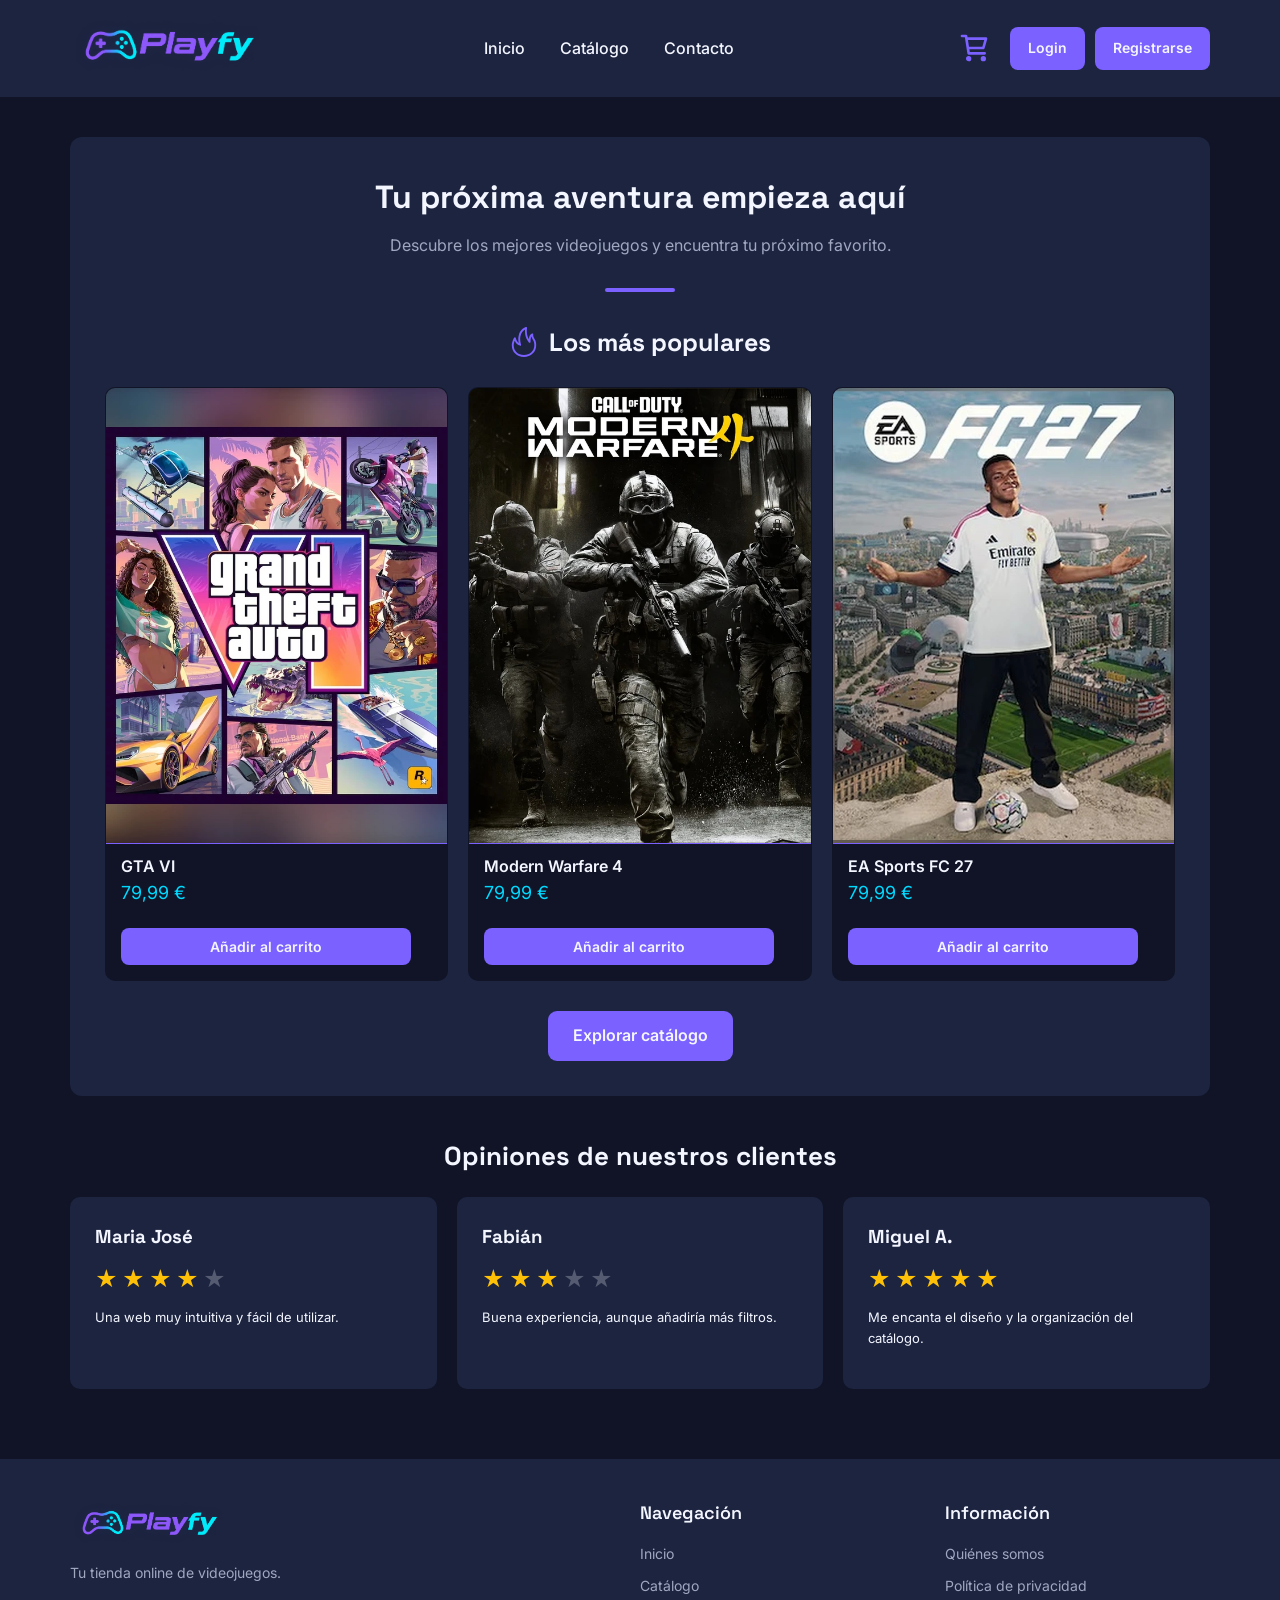
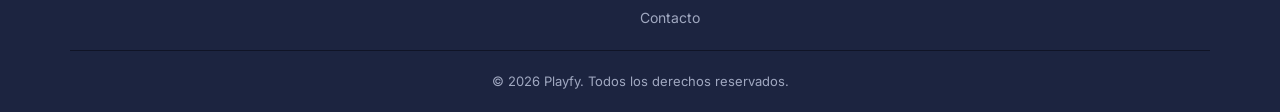
<file: index.html>
<!DOCTYPE html>
<html lang="es">

<head>
    <meta charset="UTF-8">
    <meta name="viewport" content="width=device-width, initial-scale=1.0">
    <title>Playfy</title>
    <link rel="stylesheet" href="assets/css/styles.css">
    <link rel="stylesheet" href="assets/css/header.css">
    <link rel="stylesheet" href="assets/css/footer.css">
    <link rel="stylesheet" href="assets/css/pages/home.css">
</head>

<body>
    <!-- Header común -->
    <header id="site-header"></header>

    <main class="home">

        <!-- Presentacion principal -->
        <section class="home-principal">
            <div class="hero">
                <h1>Tu próxima aventura empieza aquí</h1>
                <p>Descubre los mejores videojuegos y encuentra tu próximo favorito.</p>
            </div>

            <!-- Juegos destacados -->
            <div class="destacados-titulo">
                <svg fill="currentColor" viewBox="0 0 32 32" version="1.1" xmlns="http://www.w3.org/2000/svg">
                    <g id="SVGRepo_bgCarrier" stroke-width="0"></g>
                    <g id="SVGRepo_tracerCarrier" stroke-linecap="round" stroke-linejoin="round"></g>
                    <g id="SVGRepo_iconCarrier">
                        <path
                            d="M15.888 31.977c-7.539 0-12.887-5.228-12.887-12.431 0-3.824 2.293-7.944 2.39-8.116 0.199-0.354 0.59-0.547 0.998-0.502 0.404 0.052 0.736 0.343 0.84 0.736 0.006 0.024 0.624 2.336 1.44 3.62 0.548 0.864 1.104 1.475 1.729 1.899-0.423-1.833-0.747-4.591-0.22-7.421 1.448-7.768 7.562-9.627 7.824-9.701 0.337-0.097 0.695-0.010 0.951 0.223 0.256 0.235 0.373 0.586 0.307 0.927-0.010 0.054-1.020 5.493 1.123 10.127 0.195 0.421 0.466 0.91 0.758 1.399 0.083-0.672 0.212-1.386 0.41-2.080 0.786-2.749 2.819-3.688 2.904-3.726 0.339-0.154 0.735-0.104 1.027 0.126 0.292 0.231 0.433 0.603 0.365 0.969-0.011 0.068-0.294 1.938 1.298 4.592 1.438 2.396 1.852 3.949 1.852 6.928 0 7.203-5.514 12.43-13.111 12.43zM6.115 14.615c-0.549 1.385-1.115 3.226-1.115 4.931 0 6.044 4.506 10.43 10.887 10.43 6.438 0 11.11-4.386 11.11-10.431 0-2.611-0.323-3.822-1.567-5.899-0.832-1.386-1.243-2.633-1.439-3.625-0.198 0.321-0.382 0.712-0.516 1.184-0.61 2.131-0.456 4.623-0.454 4.649 0.029 0.446-0.242 0.859-0.664 1.008s-0.892 0.002-1.151-0.364c-0.075-0.107-1.854-2.624-2.637-4.32-1.628-3.518-1.601-7.323-1.434-9.514-1.648 0.96-4.177 3.104-4.989 7.466-0.791 4.244 0.746 8.488 0.762 8.529 0.133 0.346 0.063 0.739-0.181 1.018-0.245 0.277-0.622 0.4-0.986 0.313-0.124-0.030-2.938-0.762-4.761-3.634-0.325-0.514-0.617-1.137-0.864-1.742z">
                        </path>
                    </g>
                </svg>
                <h2>Los más populares</h2>
            </div>

            <div class="juegos-grid" id="juegos-destacados">
                
            </div>


            <div class="home-catalogo">
                <a href="pages/catalogo.html" class="btn-primary">Explorar catálogo</a>
            </div>

        </section>

        <!-- Aside - Valoraciones -->
        <aside class="valoraciones">
            <h2>Opiniones de nuestros clientes</h2>
            <div class="valoraciones-grid">
                <div class="valoracion-card">
                    <h3>Maria José</h3>
                    <div class="estrellas">
                        <span class="estrella activa">★</span>
                        <span class="estrella activa">★</span>
                        <span class="estrella activa">★</span>
                        <span class="estrella activa">★</span>
                        <span class="estrella">★</span>
                    </div>
                    <p>Una web muy intuitiva y fácil de utilizar.</p>
                </div>
                <div class="valoracion-card">
                    <h3>Fabián</h3>
                    <div class="estrellas">
                        <span class="estrella activa">★</span>
                        <span class="estrella activa">★</span>
                        <span class="estrella activa">★</span>
                        <span class="estrella">★</span>
                        <span class="estrella">★</span>
                    </div>
                    <p>Buena experiencia, aunque añadiría más filtros.</p>
                </div>
                
                <div class="valoracion-card">
                    <h3>Miguel A.</h3>
                    <div class="estrellas">
                        <span class="estrella activa">★</span>
                        <span class="estrella activa">★</span>
                        <span class="estrella activa">★</span>
                        <span class="estrella activa">★</span>
                        <span class="estrella activa">★</span>
                    </div>
                    <p>Me encanta el diseño y la organización del catálogo.</p>
                </div>
            </div>
        </aside>
    </main>

    <!-- Footer común -->
    <footer id="site-footer"></footer>

    <script type="module" src="assets/js/main.js"></script>
    <script type="module" src="assets/js/pages/home.js"></script>
</body>

</html>
</file>
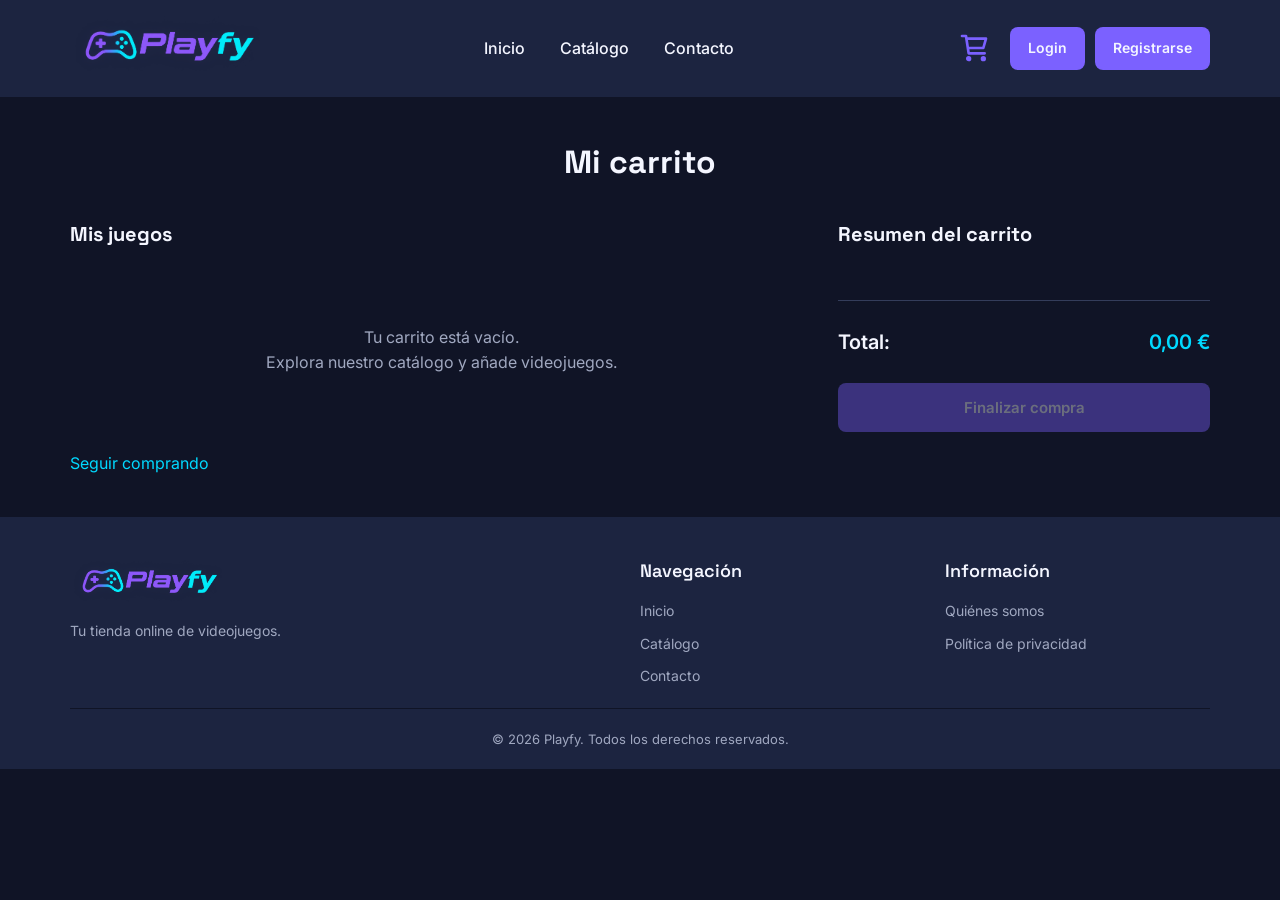
<file: pages/carrito.html>
<!DOCTYPE html>
<html lang="es">
<head>
    <meta charset="UTF-8">
    <meta name="viewport" content="width=device-width, initial-scale=1.0">
    <title>Playfy</title>
    <link rel="stylesheet" href="../assets/css/styles.css">
    <link rel="stylesheet" href="../assets/css/header.css">
    <link rel="stylesheet" href="../assets/css/footer.css">
    <link rel="stylesheet" href="../assets/css/pages/carrito.css">
</head>
<body>
    <!-- Header común -->
    <header id="site-header"></header>

    <main class="carrito-principal">
        <h1>Mi carrito</h1>

        <div class="carrito-contenido">
            <section class="carrito-productos">
                <h2>Mis juegos</h2>

                <div id="carrito-lista" class="carrito-lista"></div>

                <a href="catalogo.html" class="seguir-comprando">
                    Seguir comprando
                </a>
            </section>

            <!-- Resumen dell carrito -->
            <aside class="carrito-resumen">
                <h2>Resumen del carrito</h2>

                <div id="resumen-productos" class="resumen-productos"></div>

                <div class="resumen-total">
                    <span>Total:</span>
                    <span id="carrito-total">0,00 €</span>
                </div>

                <button type="button" id="finalizar-compra" class="btn-finalizar">
                    Finalizar compra
                </button>

                <p id="mensaje-compra" class="mensaje-compra" role="status"></p>
            </aside>
        </div>
    </main>

    <!-- Footer común -->
    <footer id="site-footer"></footer>

    <script type="module" src="../assets/js/main.js"></script>
    <script type="module" src="../assets/js/pages/carrito.js"></script>
</body>
</html>
</file>
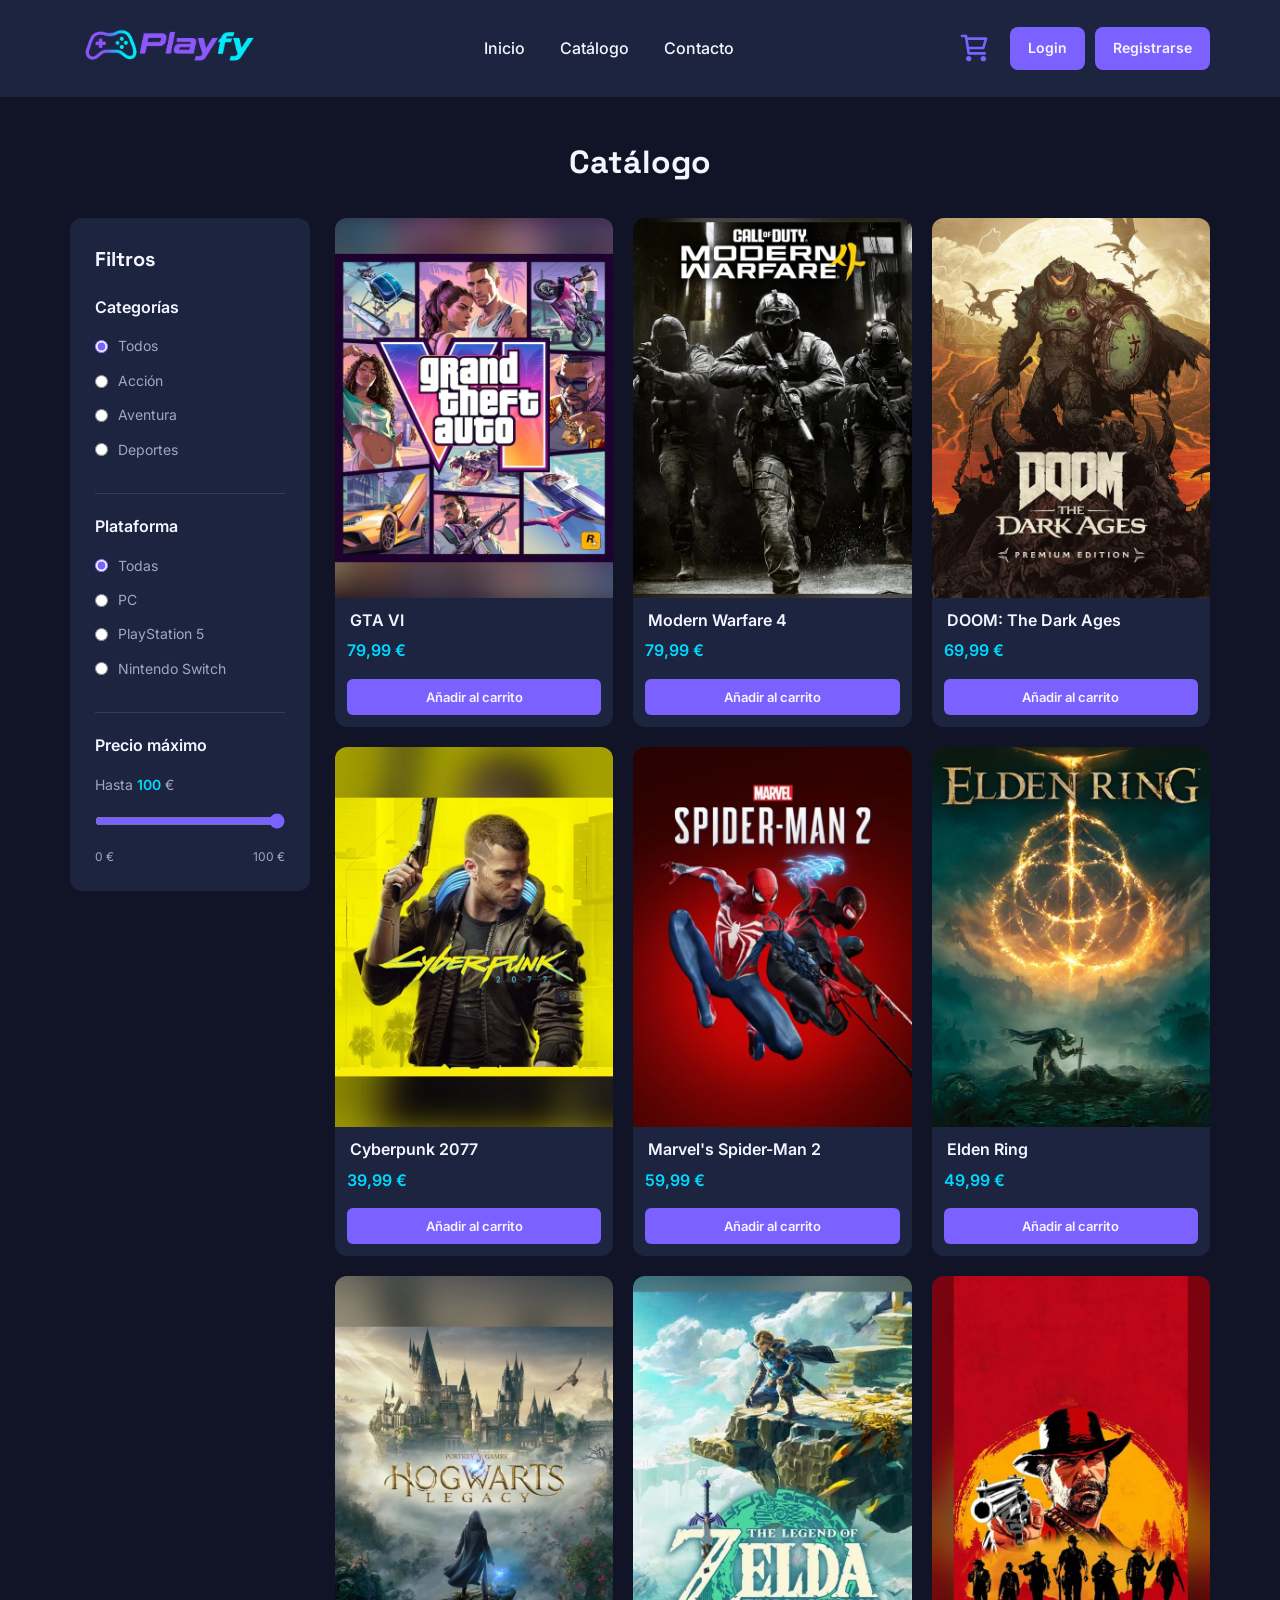
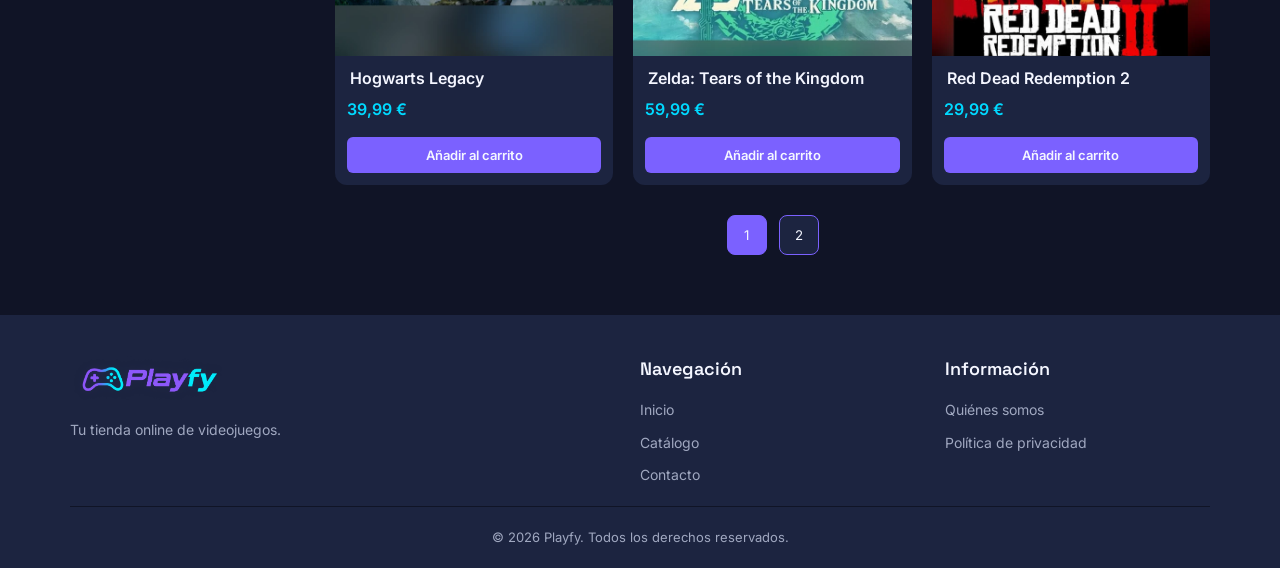
<file: pages/catalogo.html>
<!DOCTYPE html>
<html lang="es">

<head>
    <meta charset="UTF-8">
    <meta name="viewport" content="width=device-width, initial-scale=1.0">
    <title>Playfy</title>
    <link rel="stylesheet" href="../assets/css/styles.css">
    <link rel="stylesheet" href="../assets/css/header.css">
    <link rel="stylesheet" href="../assets/css/footer.css">
    <link rel="stylesheet" href="../assets/css/pages/catalogo.css">
</head>

<body>
    <!-- Header común -->
    <header id="site-header"></header>

    <main class="catalogo">
        <h1>Catálogo</h1>
        <div class="catalogo-contenido">

            <!-- Filtros -->

            <aside class="catalogo-filtros">
                <h2>Filtros</h2>

                <!-- Categorías -->
                <fieldset class="filtro-grupo">
                    <legend>Categorías</legend>
                    <label>
                        <input type="radio" name="categoria" value="todos" checked>
                        Todos
                    </label>
                    <label>
                        <input type="radio" name="categoria" value="accion">
                        Acción
                    </label>
                    <label>
                        <input type="radio" name="categoria" value="aventura">
                        Aventura
                    </label>
                    <label>
                        <input type="radio" name="categoria" value="deportes">
                        Deportes
                    </label>
                </fieldset>

                <!-- Plataforma -->
                <fieldset class="filtro-grupo">
                    <legend>Plataforma</legend>
                    <label>
                        <input type="radio" name="plataforma" value="todas" checked>
                        Todas
                    </label>
                    <label>
                        <input type="radio" name="plataforma" value="pc">
                        PC
                    </label>

                    <label>
                        <input type="radio" name="plataforma" value="ps5">
                        PlayStation 5
                    </label>
                    <label>
                        <input type="radio" name="plataforma" value="switch">
                        Nintendo Switch
                    </label>
                </fieldset>

                <!-- Precio -->
                <fieldset class="filtro-grupo">
                    <legend>Precio máximo</legend>
                    <div class="precio-valor">
                        Hasta <span id="precio-actual">100</span> €
                    </div>
                    <input type="range" id="filtro-precio" min="0" max="100" step="5" value="100">
                    <div class="precio-limites">
                        <span>0 €</span>
                        <span>100 €</span>
                    </div>
                </fieldset>
            </aside>



            <!-- JUEGOS -->
            <section class="catalogo-juegos">
                <div class="catalogo-grid" id="catalogo-grid">
                    <!-- JS -->
                </div>
                <nav class="paginacion" id="paginacion">
                    <!-- JS -->
                </nav>
            </section>
        </div>



    </main>

    <!-- Footer común -->
    <footer id="site-footer"></footer>

    <script type="module" src="../assets/js/main.js"></script>
    <script type="module" src="../assets/js/pages/catalogo.js"></script>
</body>

</html>
</file>
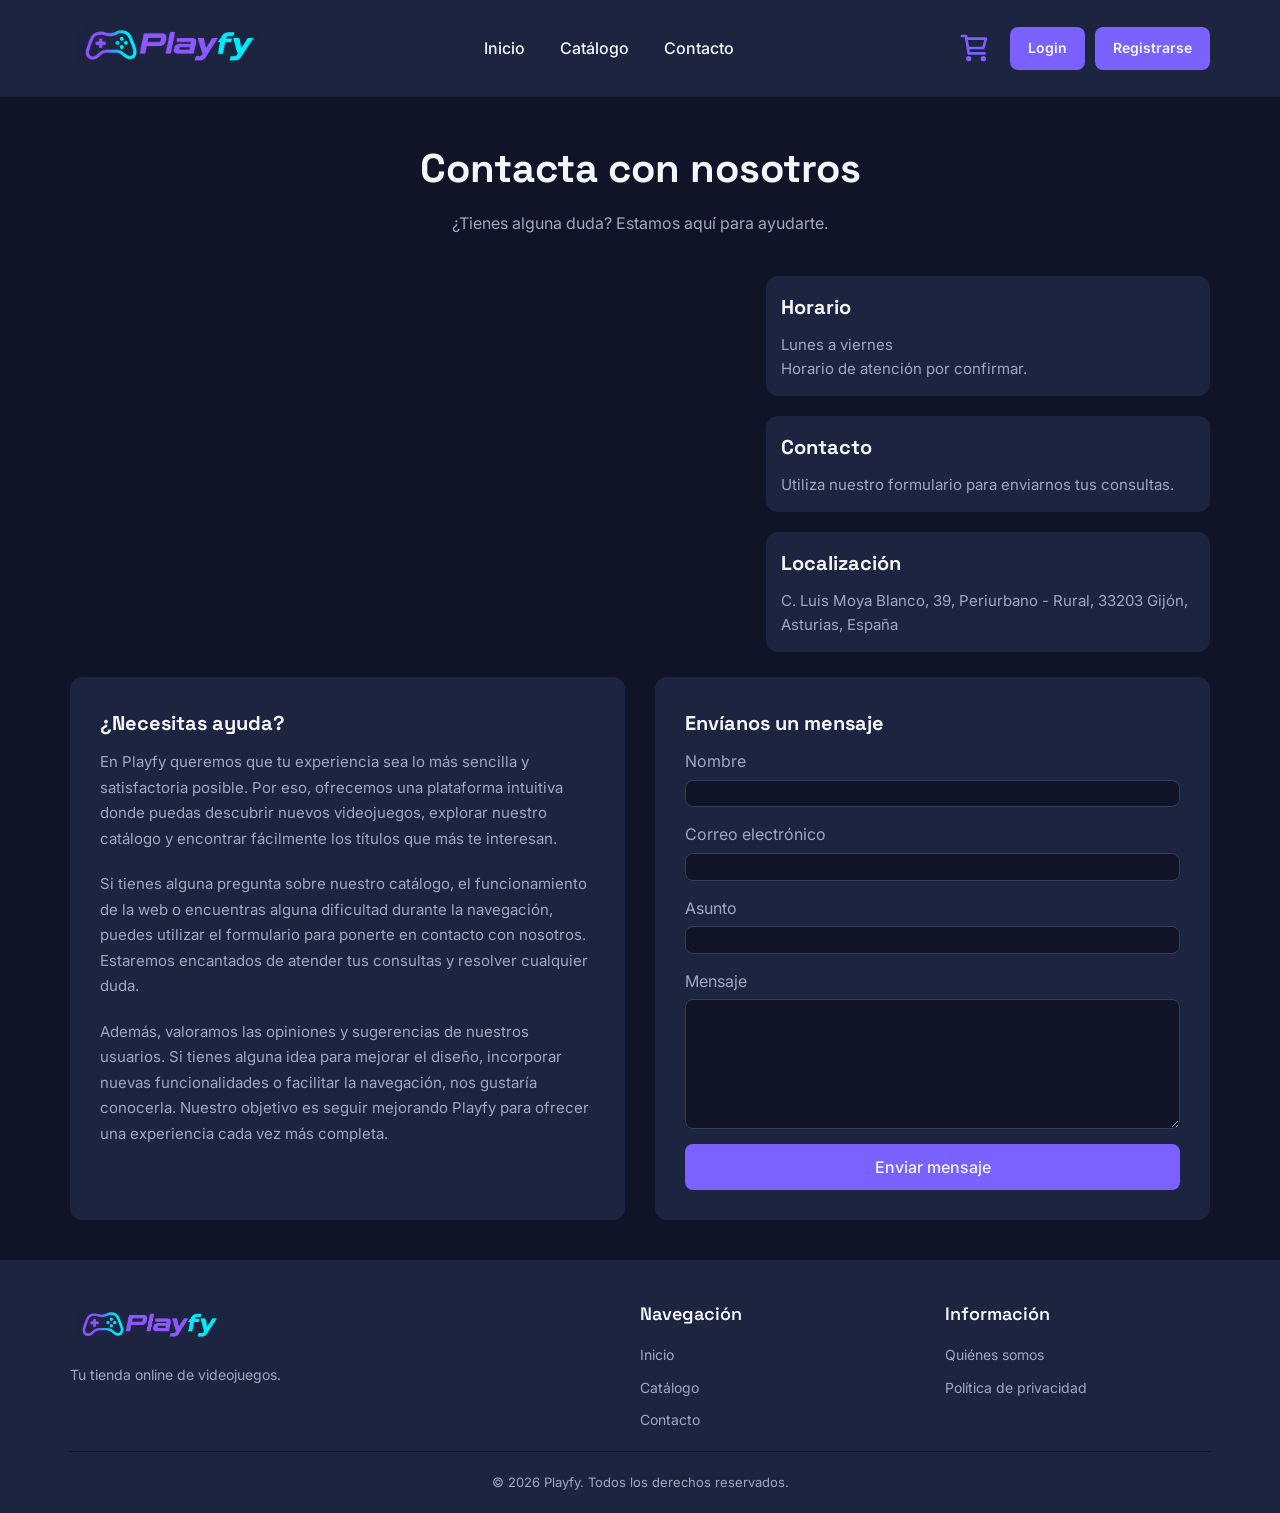
<file: pages/contacto.html>
<!DOCTYPE html>
<html lang="es">

<head>
    <meta charset="UTF-8">
    <meta name="viewport" content="width=device-width, initial-scale=1.0">
    <title>Playfy</title>
    <link rel="stylesheet" href="../assets/css/styles.css">
    <link rel="stylesheet" href="../assets/css/header.css">
    <link rel="stylesheet" href="../assets/css/footer.css">
    <link rel="stylesheet" href="../assets/css/pages/contacto.css">
</head>

<body>
    <!-- Header común -->
    <header id="site-header"></header>

    <main class="contacto">
        <div class="contacto-intro">
            <h1>Contacta con nosotros</h1>
            <p>¿Tienes alguna duda? Estamos aquí para ayudarte.</p>
        </div>
        <div class="contacto-superior">
            <div class="contacto-mapa">
                <iframe src="https://maps.google.com/maps?q=43.5240324,-5.6142076&z=18&output=embed" width="100%"
                    height="350" style="border:0;" allowfullscreen="" loading="lazy"
                    referrerpolicy="no-referrer-when-downgrade" title="Mapa de ubicación de Playfy">
                </iframe>
            </div>

            <div class="contacto-info">
                <article class="contacto-card">
                    <h2>Horario</h2>
                    <p>Lunes a viernes</p>
                    <p>Horario de atención por confirmar.</p>
                </article>
                <article class="contacto-card">
                    <h2>Contacto</h2>
                    <p>Utiliza nuestro formulario para enviarnos tus consultas.</p>
                </article>

                <article class="contacto-card">
                    <h2>Localización</h2>
                    <p>C. Luis Moya Blanco, 39, Periurbano - Rural, 33203 Gijón, Asturias, España</p>
                </article>
            </div>
        </div>

        <div class="contacto-inferior">
            <div class="contacto-descripcion">
                <h2>¿Necesitas ayuda?</h2>

                <p>En Playfy queremos que tu experiencia sea lo más sencilla y satisfactoria posible. Por eso, ofrecemos una plataforma
                intuitiva donde puedas descubrir nuevos videojuegos, explorar nuestro catálogo y encontrar fácilmente los títulos que
                más te interesan.</p>

                <p>Si tienes alguna pregunta sobre nuestro catálogo, el funcionamiento de la web o encuentras alguna dificultad durante la
                navegación, puedes utilizar el formulario para ponerte en contacto con nosotros. Estaremos encantados de atender tus
                consultas y resolver cualquier duda.</p>

                <p>Además, valoramos las opiniones y sugerencias de nuestros usuarios. Si tienes alguna idea para mejorar el diseño,
                incorporar nuevas funcionalidades o facilitar la navegación, nos gustaría conocerla. Nuestro objetivo es seguir
                mejorando Playfy para ofrecer una experiencia cada vez más completa.</p>
            </div>

            <div class="contacto-formulario">
                <h2>Envíanos un mensaje</h2>

                <form id="contacto-form">

                    <div class="form-grupo">
                        <label for="nombre">Nombre</label>
                        <input type="text" id="nombre" name="nombre" required>
                    </div>

                    <div class="form-grupo">
                        <label for="email">Correo electrónico</label>
                        <input type="email" id="email" name="email" required>
                    </div>

                    <div class="form-grupo">
                        <label for="asunto">Asunto</label>
                        <input type="text" id="asunto" name="asunto" required>
                    </div>

                    <div class="form-grupo">
                        <label for="mensaje">Mensaje</label>
                        <textarea id="mensaje" name="mensaje" rows="5" required></textarea>
                    </div>

                    <button type="submit" class="btn-contacto">
                        Enviar mensaje
                    </button>

                </form>
            </div>
        </div>

    </main>

    <!-- Footer común -->
    <footer id="site-footer"></footer>

    <script type="module" src="../assets/js/main.js"></script>
</body>

</html>
</file>
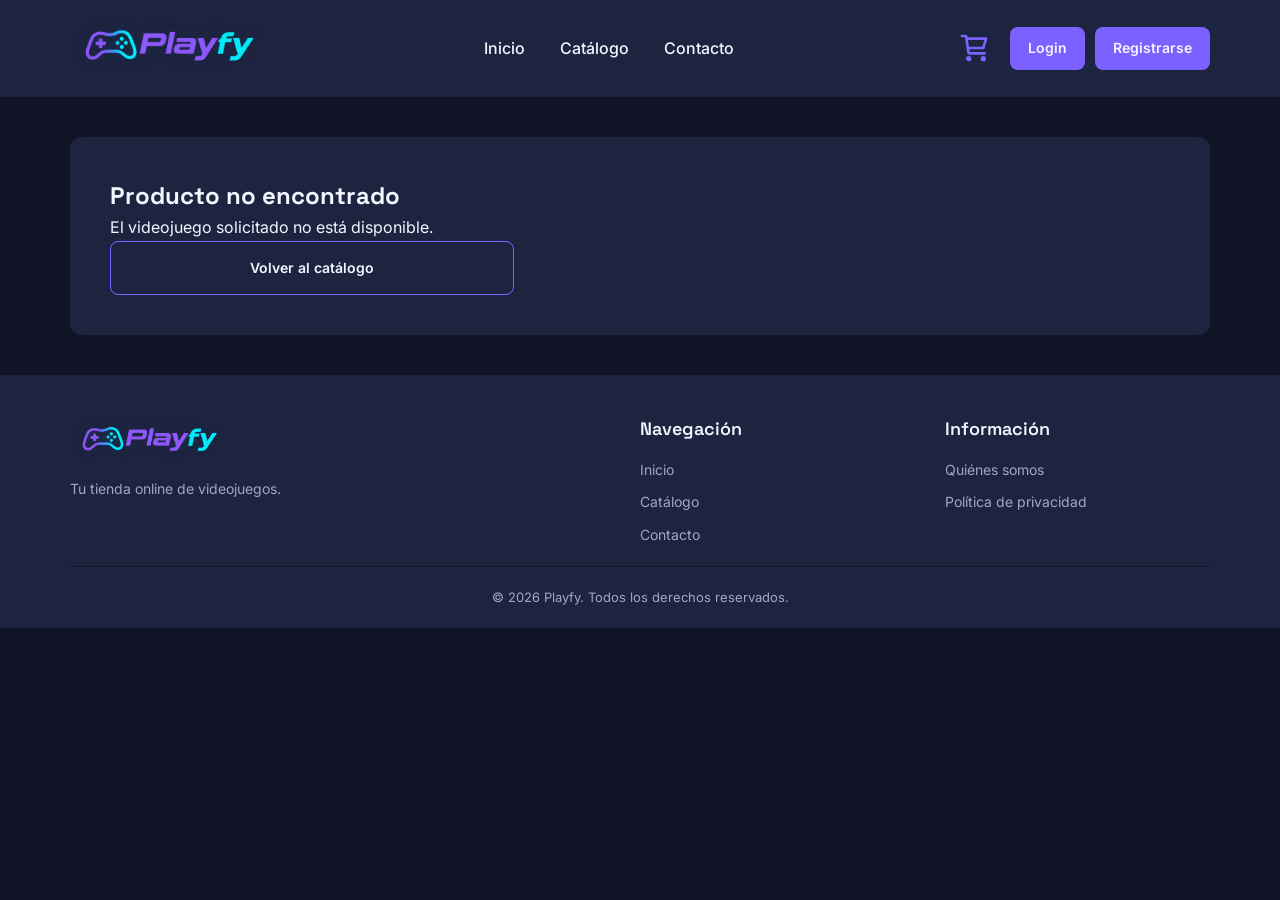
<file: pages/detalle-producto.html>
<!DOCTYPE html>
<html lang="es">
<head>
    <meta charset="UTF-8">
    <meta name="viewport" content="width=device-width, initial-scale=1.0">
    <title>Playfy</title>
    <link rel="stylesheet" href="../assets/css/styles.css">
    <link rel="stylesheet" href="../assets/css/header.css">
    <link rel="stylesheet" href="../assets/css/footer.css">
    <link rel="stylesheet" href="../assets/css/pages/detalle-producto.css">
</head>
<body>
    <!-- Header común -->
    <header id="site-header"></header>

    <main class="detalle-principal">
        <!-- Info del juego -->
        <section class="detalle-producto" id="detalle-producto">

        </section>

        <!-- Productos similares -->
        <aside class="productos-similares" id="productos-similares">
            <h2>También te puede interesar</h2>
            <div class="similares-grid" id="similares-grid"></div>
        </aside>
        
    </main>

    <!-- Footer común -->
    <footer id="site-footer"></footer>

    <script type="module" src="../assets/js/main.js"></script>
    <script type="module" src="../assets/js/pages/detalle-producto.js"></script>
</body>
</html>
</file>
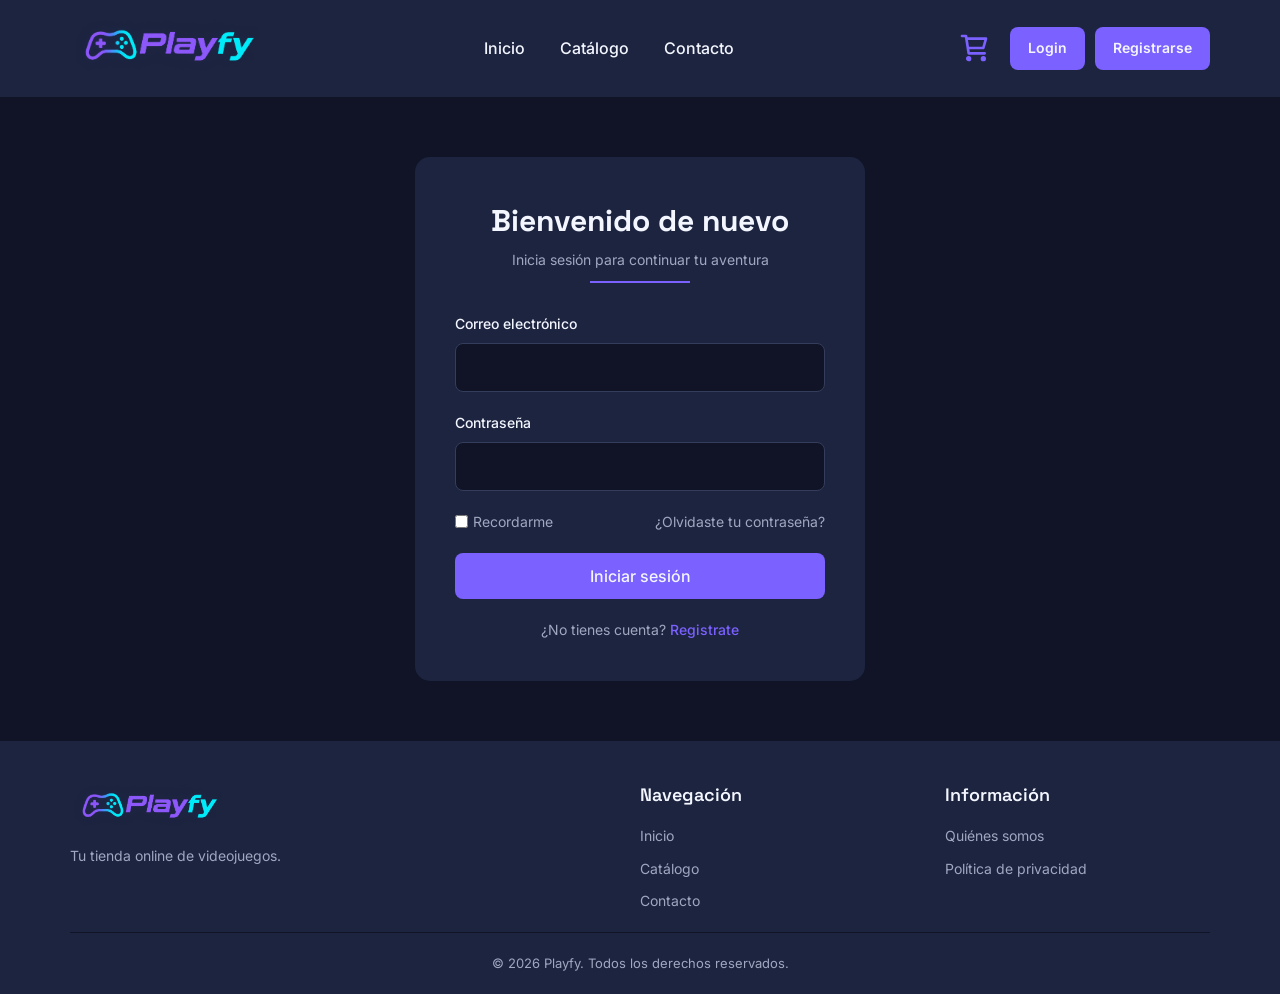
<file: pages/login.html>
<!DOCTYPE html>
<html lang="es">

<head>
    <meta charset="UTF-8">
    <meta name="viewport" content="width=device-width, initial-scale=1.0">
    <title>Playfy</title>
    <link rel="stylesheet" href="../assets/css/styles.css">
    <link rel="stylesheet" href="../assets/css/header.css">
    <link rel="stylesheet" href="../assets/css/footer.css">
    <link rel="stylesheet" href="../assets/css/pages/auth.css">
</head>

<body>
    <!-- Header común -->
    <header id="site-header"></header>

    <main class="auth">
        <div class="auth-card">
            <div class="auth-intro">
                <h1>Bienvenido de nuevo</h1>
                <p>Inicia sesión para continuar tu aventura</p>
            </div>
            <form class="auth-form" id="auth-form">
                <div class="form-grupo">
                    <label for="email">Correo electrónico</label>
                    <input type="email" id="email" name="email" required>
                </div>

                <div class="form-grupo">
                    <label for="password">Contraseña</label>
                    <input type="password" id="password" name="password" required>
                </div>
                <div class="auth-opcion">
                    <label class="checkbox">
                        <input type="checkbox" name="checkbox">
                        Recordarme
                    </label>
                    <a href="#" class="recuperar-password">
                        ¿Olvidaste tu contraseña?
                    </a>
                </div>

                <button type="submit" class="btn-auth">
                    Iniciar sesión
                </button>
            </form>

            <div class="auth-otra-opcion">
                ¿No tienes cuenta?
                <a href="registro.html">Registrate</a>
            </div>
        </div>
    </main>

    <!-- Footer común -->
    <footer id="site-footer"></footer>

    <script type="module" src="../assets/js/main.js"></script>
</body>

</html>
</file>
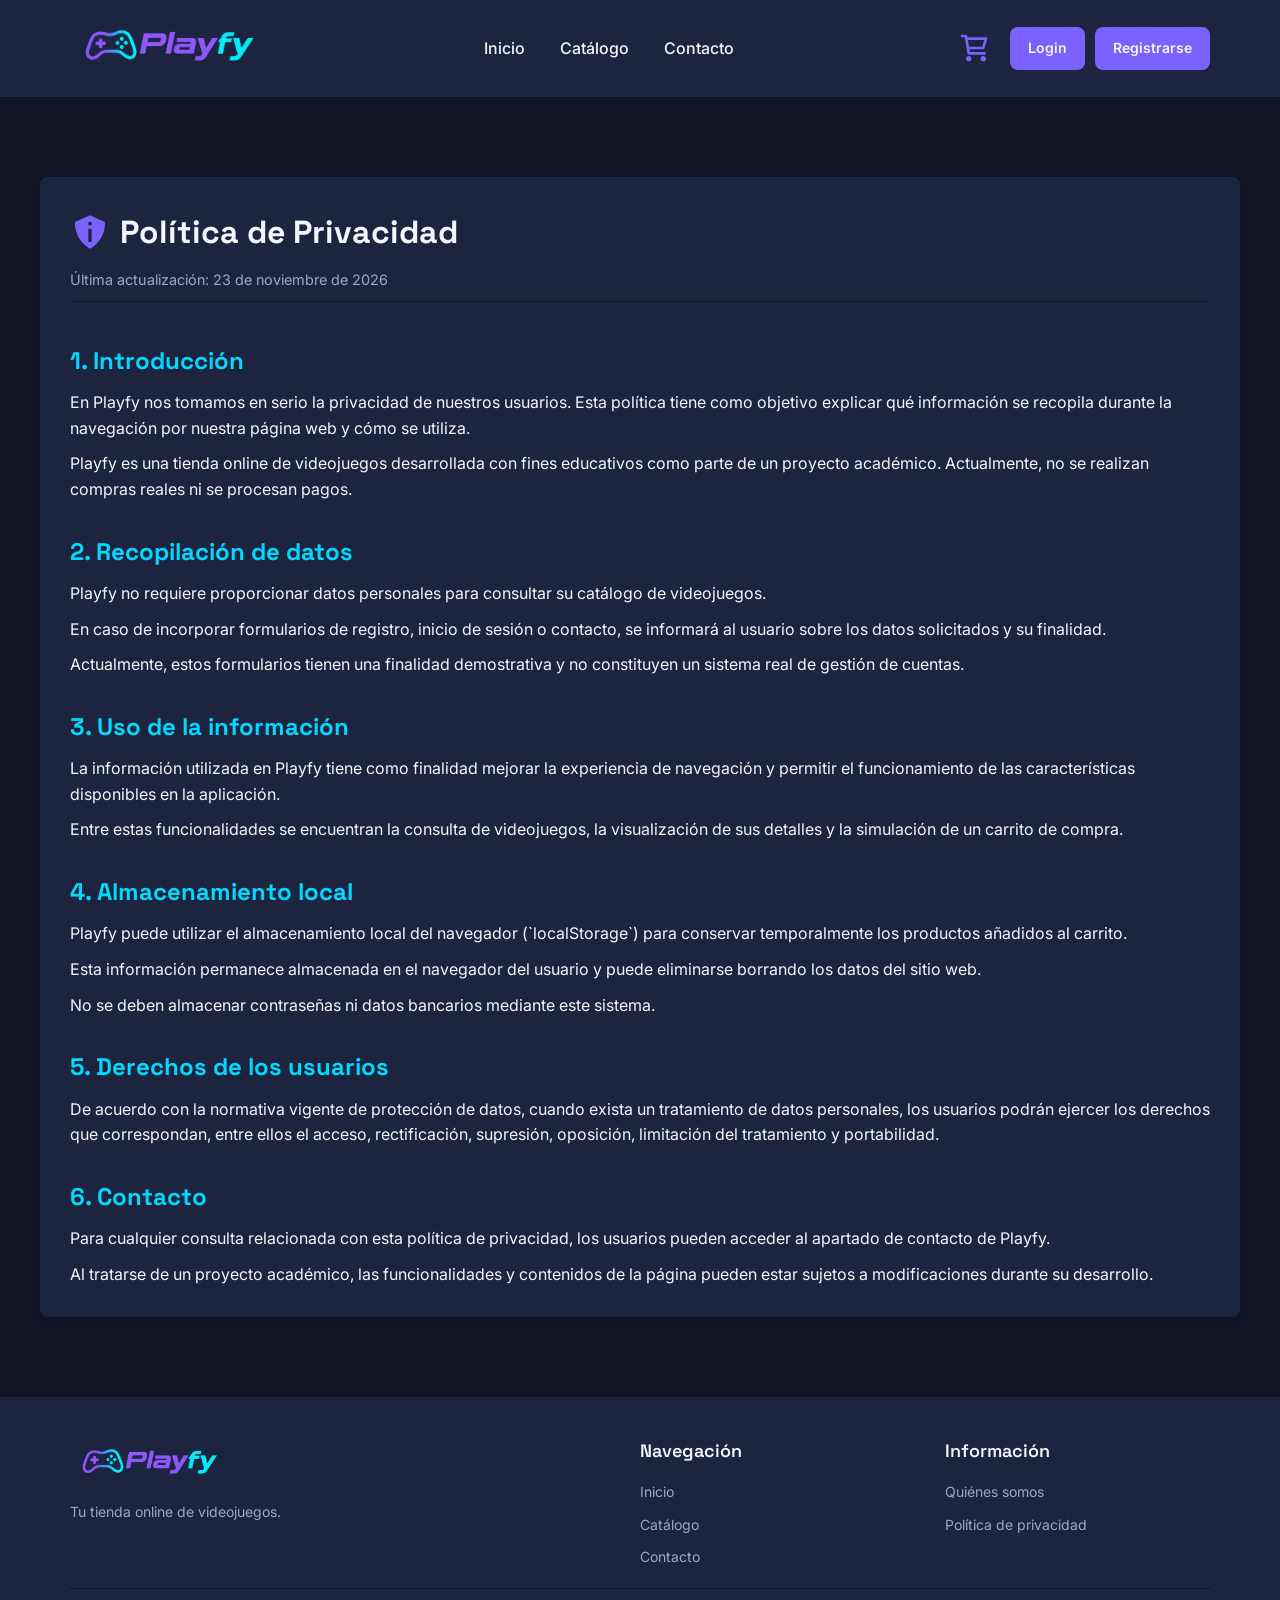
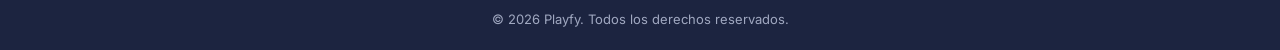
<file: pages/privacidad.html>
<!DOCTYPE html>
<html lang="es">

<head>
    <meta charset="UTF-8">
    <meta name="viewport" content="width=device-width, initial-scale=1.0">
    <title>Playfy</title>
    <link rel="stylesheet" href="../assets/css/styles.css">
    <link rel="stylesheet" href="../assets/css/header.css">
    <link rel="stylesheet" href="../assets/css/footer.css">
    <link rel="stylesheet" href="../assets/css/pages/privacidad.css">
</head>

<body>
    <!-- Header común -->
    <header id="site-header"></header>

    <main class="privacy-policy">
        <div class="privacy-title">
            <svg fill="currentColor" viewBox="0 0 24 24" xmlns="http://www.w3.org/2000/svg"><g id="SVGRepo_bgCarrier" stroke-width="0"></g><g id="SVGRepo_tracerCarrier" stroke-linecap="round" stroke-linejoin="round"></g><g id="SVGRepo_iconCarrier"><!-- Uploaded to: SVG Repo, www.svgrepo.com, Generator: SVG Repo Mixer Tools --><path d="M12,22A17.5,17.5,0,0,0,21,6.7V6L12,2,3,6v.7A17.5,17.5,0,0,0,12,22ZM11,6h2V8H11Zm0,4h2v8H11Z"></path></g></svg>
            <h1>Política de Privacidad</h1>
        </div>
        <div class="privacy-date">Última actualización: 23 de noviembre de 2026</div>

        <section class="privacy-content">

            <h2>1. Introducción</h2>

            <p>En Playfy nos tomamos en serio la privacidad de nuestros usuarios. Esta política tiene como objetivo
                explicar
                qué información se recopila durante la navegación por nuestra página web y cómo se utiliza.</p>

            <p>Playfy es una tienda online de videojuegos desarrollada con fines educativos como parte de un proyecto
                académico. Actualmente, no se realizan compras reales ni se procesan pagos.</p>

            <h2>2. Recopilación de datos</h2>

            <p>Playfy no requiere proporcionar datos personales para consultar su catálogo de videojuegos.</p>

            <p>En caso de incorporar formularios de registro, inicio de sesión o contacto, se informará al usuario sobre
                los
                datos solicitados y su finalidad.</p>

            Actualmente, estos formularios tienen una finalidad demostrativa y no constituyen un sistema real de gestión
            de
            cuentas.

            <h2>3. Uso de la información</h2>

            <p>La información utilizada en Playfy tiene como finalidad mejorar la experiencia de navegación y permitir
                el
                funcionamiento de las características disponibles en la aplicación.</p>

            <p>Entre estas funcionalidades se encuentran la consulta de videojuegos, la visualización de sus detalles y
                la
                simulación de un carrito de compra.</p>

            <h2>4. Almacenamiento local</h2>

            <p>Playfy puede utilizar el almacenamiento local del navegador (`localStorage`) para conservar temporalmente
                los
                productos añadidos al carrito.</p>

            <p>Esta información permanece almacenada en el navegador del usuario y puede eliminarse borrando los datos
                del
                sitio web.</p>

            <p>No se deben almacenar contraseñas ni datos bancarios mediante este sistema.</p>

            <h2>5. Derechos de los usuarios</h2>

            <p>De acuerdo con la normativa vigente de protección de datos, cuando exista un tratamiento de datos
                personales,
                los usuarios podrán ejercer los derechos que correspondan, entre ellos el acceso, rectificación,
                supresión,
                oposición, limitación del tratamiento y portabilidad.</p>

            <h2>6. Contacto</h2>

            <p>Para cualquier consulta relacionada con esta política de privacidad, los usuarios pueden acceder al
                apartado de
                contacto de Playfy.</p>

            <p>Al tratarse de un proyecto académico, las funcionalidades y contenidos de la página pueden estar sujetos
                a
                modificaciones durante su desarrollo.</p>
        </section>
    </main>

    <!-- Footer común -->
    <footer id="site-footer"></footer>

    <script type="module" src="../assets/js/main.js"></script>
</body>

</html>
</file>
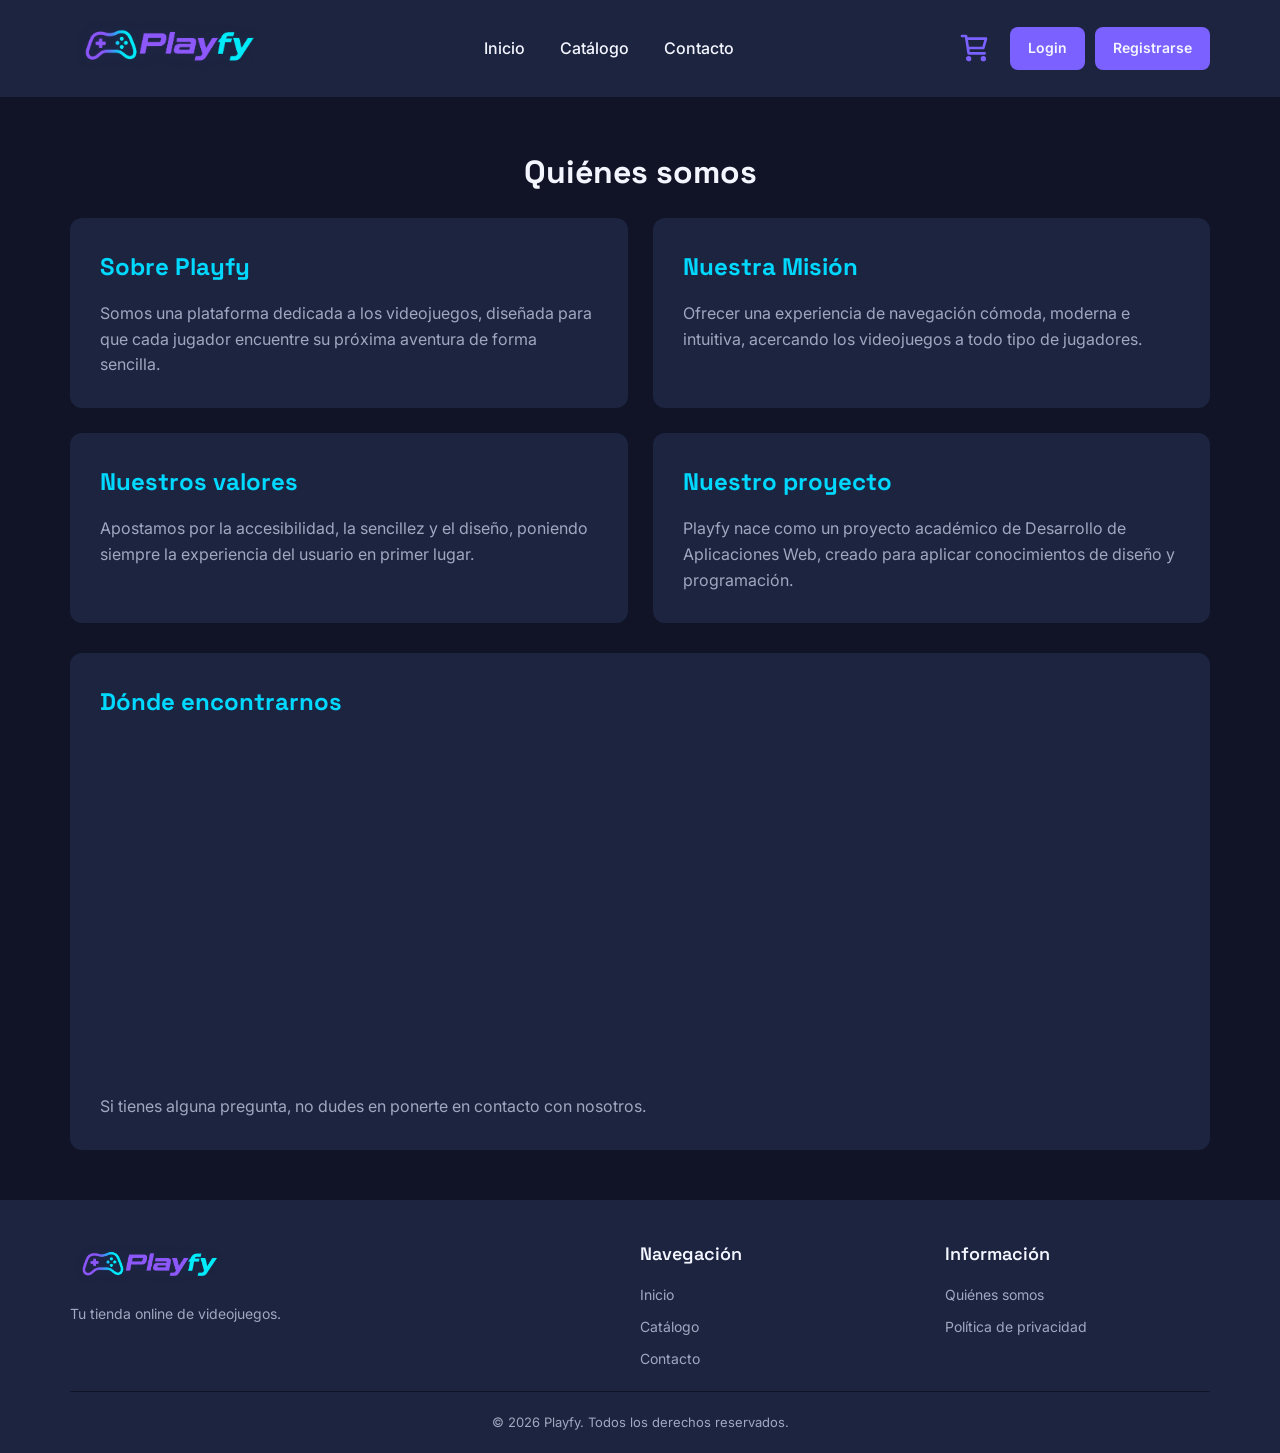
<file: pages/quienes-somos.html>
<!DOCTYPE html>
<html lang="es">

<head>
    <meta charset="UTF-8">
    <meta name="viewport" content="width=device-width, initial-scale=1.0">
    <title>Playfy</title>
    <link rel="stylesheet" href="../assets/css/styles.css">
    <link rel="stylesheet" href="../assets/css/header.css">
    <link rel="stylesheet" href="../assets/css/footer.css">
    <link rel="stylesheet" href="../assets/css/pages/quienes-somos.css">
</head>

<body>
    <!-- Header común -->
    <header id="site-header"></header>

    <main class="quienes-somos">
        <h1>Quiénes somos</h1>
        <div class="info-grid">
            <div class="info-card">
                <h2>Sobre Playfy</h2>
                <p>Somos una plataforma dedicada a los videojuegos, diseñada para que cada jugador encuentre su próxima
                    aventura de forma sencilla.</p>
            </div>
            <div class="info-card">
                <h2>Nuestra Misión</h2>
                <p>Ofrecer una experiencia de navegación cómoda, moderna e intuitiva, acercando los videojuegos a todo
                    tipo de jugadores.</p>
            </div>
            <div class="info-card">
                <h2>Nuestros valores</h2>
                <p>Apostamos por la accesibilidad, la sencillez y el diseño, poniendo siempre la experiencia del usuario
                    en primer lugar.</p>
            </div>
            <div class="info-card">
                <h2>Nuestro proyecto</h2>
                <p>Playfy nace como un proyecto académico de Desarrollo de Aplicaciones Web, creado para aplicar
                    conocimientos de diseño y programación.</p>
            </div>
        </div>
        <div class="ubication">
            <h2>Dónde encontrarnos</h2>
            <iframe src="https://maps.google.com/maps?q=43.5240324,-5.6142076&z=18&output=embed" width="100%" height="350" style="border:0;" allowfullscreen=""
                loading="lazy" referrerpolicy="no-referrer-when-downgrade" title="Mapa de ubicación de Playfy">
            </iframe>
            <p>Si tienes alguna pregunta, no dudes en ponerte en contacto con nosotros.</p>
        </div>
    </main>

    <!-- Footer común -->
    <footer id="site-footer"></footer>

    <script type="module" src="../assets/js/main.js"></script>
</body>

</html>
</file>
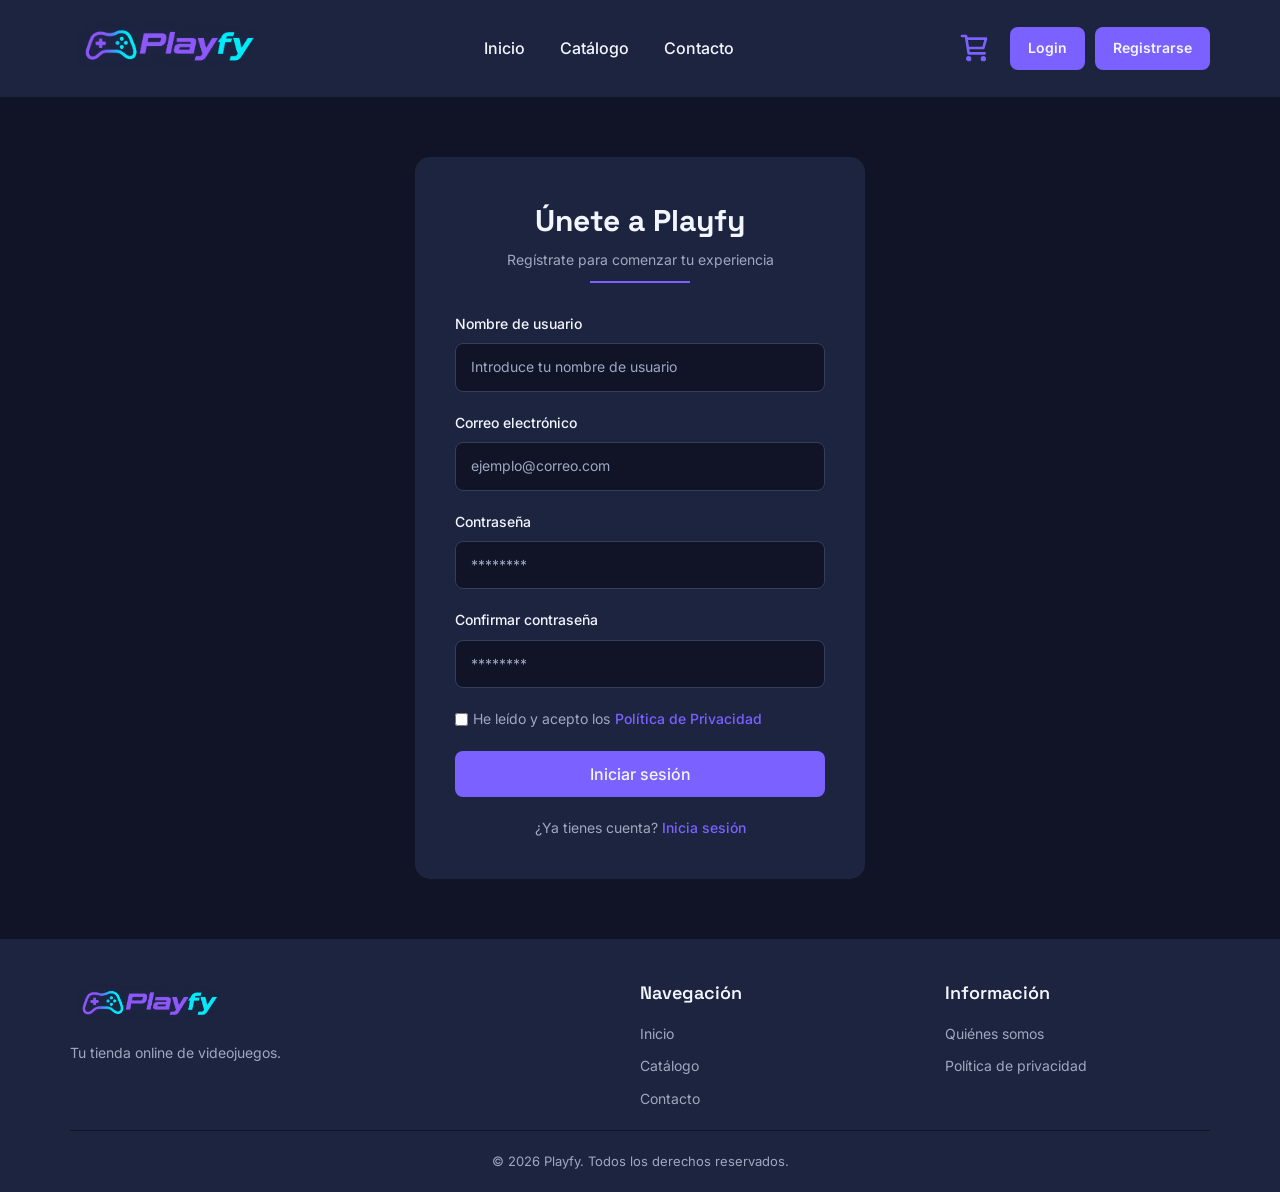
<file: pages/registro.html>
<!DOCTYPE html>
<html lang="es">

<head>
    <meta charset="UTF-8">
    <meta name="viewport" content="width=device-width, initial-scale=1.0">
    <title>Playfy</title>
    <link rel="stylesheet" href="../assets/css/styles.css">
    <link rel="stylesheet" href="../assets/css/header.css">
    <link rel="stylesheet" href="../assets/css/footer.css">
    <link rel="stylesheet" href="../assets/css/pages/auth.css">
</head>

<body>
    <!-- Header común -->
    <header id="site-header"></header>

    <main class="auth">
        <div class="auth-card">
            <div class="auth-intro">
                <h1>Únete a Playfy</h1>
                <p>Regístrate para comenzar tu experiencia</p>
            </div>
            <form class="auth-form" id="auth-form">
                <div class="form-grupo">
                    <label for="username">Nombre de usuario</label>
                    <input type="username" id="username" name="username" placeholder="Introduce tu nombre de usuario" required>
                </div>

                <div class="form-grupo">
                    <label for="email">Correo electrónico</label>
                    <input type="email" id="email" name="email" placeholder="ejemplo@correo.com" required>
                </div>

                <div class="form-grupo">
                    <label for="password">Contraseña</label>
                    <input type="password" id="password" name="password" placeholder="********" required>
                </div>

                <div class="form-grupo">
                    <label for="password-confirm">Confirmar contraseña</label>
                    <input type="password" id="password-confirm" name="password-confirm" placeholder="********" required>
                </div>
                <div class="auth-opcion">
                    <label class="checkbox">
                        <input type="checkbox" name="checkbox" required>
                        He leído y acepto los <a href="privacidad.html" class="politica-privacidad">Política de Privacidad</a>
                    </label>
                </div>

                <button type="submit" class="btn-auth">
                    Iniciar sesión
                </button>
            </form>

            <div class="auth-otra-opcion">
                ¿Ya tienes cuenta?
                <a href="registro.html">Inicia sesión</a>
            </div>
        </div>
    </main>

    <!-- Footer común -->
    <footer id="site-footer"></footer>

    <script type="module" src="../assets/js/main.js"></script>
</body>

</html>
</file>
<file: assets/css/styles.css>
/* ESTILOS GENERALES */

/* IMPORTACIÓN DE TIPOGRAFÍAS */
@import url('https://fonts.googleapis.com/css2?family=Inter:wght@400;500;600;700&family=Space+Grotesk:wght@400;500;600;700&display=swap');

/* =================== 1. PALETA DE COLORES =================== */

:root {
    /* Fondos */
    --color-fondo: #101426;
    --color-superficie: #1C2440;

    /* Colores de acento */
    --color-primario: #7B61FF;
    --color-secundario: #00D9FF;

    /* Textos */
    --color-texto-principal: #F4F6FF;
    --color-texto-secundario: #A0A8C0;

    /* Tipografía */
    --fuente-titulos: "Space Grotesk", sans-serif;
    --fuente-texto: "Inter", sans-serif;
}

/* =================== 2. TIPOGRAFÍA =================== */

/* Fuente general */
body {
    font-family: var(--fuente-texto);
}

/* Títulos y encabezados */
h1, h2, h3, h4, h5, h6 {
    font-family: var(--fuente-titulos);
}

/* Formularios y botones */
button, input, select, textarea {
    font-family: inherit;
}

/* ===================== 3. ESTILOS GENERALES ===================== */
/* Reset de márgenes y rellenos */
* {
    margin: 0;
    padding: 0;
    box-sizing: border-box;
}

/* Config general de la página */
body {
    background-color: var(--color-fondo);
    color: var(--color-texto-principal);
    line-height: 1.6;
    min-height: 100vh;
}

/* Enlaces */
a {
    color: inherit;
    text-decoration: none;
}

/* Imágnes */
img {
    max-width: 100%;
    height: auto;
    display: block;
}

/* Listas */
ul, ol {
    list-style: none;
}

/* Botones */
button {
    cursor: pointer;
}

/* Formularios */
input, textarea, select {
    font: inherit;
}
</file>
<file: assets/css/header.css>
/* =============== HEADER ============== */
header {
    background-color: var(--color-superficie);
    width: 100%;
}

/* ============== CONTENEDOR ============== */
.header-content {
    max-width: 1200px;
    margin: 0 auto;
    padding: 15px 30px;
    display: flex;
    justify-content: space-between;
    align-items: center;
    gap: 30px;
}

/* ============== LOGO ============== */
.logo {
    display: flex;
    align-items: center;
    flex-shrink: 0;
}

.logo img {
    display: block;
    width: 200px;
    height: auto;
}

/* ============== NAVEGACIÓN ============== */
.header-nav {
    display: flex;
    align-items: center;
    gap: 35px;
}

.header-nav a {
    color: var(-color-texto-principal);
    font-size: 16px;
    font-weight: 500;
    white-space: nowrap;
    transition: color 0.3s ease;
}

.header-nav a:hover {
    color: var(--color-secundario);
}

/* ============== ACCIONES ============== */
.header-actions {
    display: flex;
    align-items: center;
    gap: 10px;
}

.header-actions .carrito {
    padding: 10px;
}

.carrito svg {
    color: var(--color-primario);
    width: 32px;
    height: 32px;
    transition: color 0.33s ease;
}

.carrito svg:hover {
    color: var(--color-secundario);
}

.header-actions a {
    display: flex;
    align-items: center;
    justify-content: center;
}

/* Iconos */
.header-icon {
    width: 26px;
    height: 26px;
    object-fit: contain;
    transition: transform 0.3s ease;
}

.header-actions a:hover .header-icon {
    transform: scale(1.15);
}

/* ============== REGISTRO ============== */
.header-actions .header-register {
    background-color: var(--color-primario);
    color: var(--color-texto-principal);
    padding: 10px 18px;
    border-radius: 8px;
    font-size: 14px;
    font-weight: 600;
    white-space: nowrap;
    transition: background-color 0.3s ease;
}

.header-actions .header-register:hover {
    background-color: var(--color-secundario);
    color: var(--color-fondo);
}

/* =============== ACCESIBILIDAD ============== */
.header-content a:focus-visible {
    outline: 2px solid var(--color-secundario);
    outline-offset: 2px;
    border-radius: 4px;
}

/* CONTADOR DEL CARRITO */
.carrito {
    position: relative;
}

.carrito-contador {
    position: absolute;
    top: -8px;
    right: -10px;
    min-width: 18px;
    height: 18px;
    padding: 0 5px;
    display: flex;
    align-items: center;
    justify-content: center;
    background-color: var(--color-secundario);
    color: var(--color-fondo);
    border-radius: 50px;
    font-size: 12px;
    font-weight: 600;
    box-sizing: border-box;
}

.contador-carrito[hidden] {
    display: none;
}

/* ================ RESPONSIVE ============== */
@media (max-width: 900px) {

    .header-content {
        flex-wrap: wrap;
        justify-content: space-between;
        gap: 20px;
    }

    .header-nav {
        order: 3;
        width: 100%;
        justify-content: center;
        gap: 25px;
    }

    .logo img {
        width: 160px;
    }
}

@media (max-width: 480px) {

    .header-content {
        padding: 15px;
        gap: 15px;
    }

    .logo img {
        width: 120px;
    }

    .header-actions {
        gap: 12px;
    }

    .header-icon {
        width: 22px;
        height: 22px;
    }

    .header-actions .header-register {
        padding: 8px 10px;
        font-size: 12px;
    }

    .header-nav {
        gap: 20px;
    }

    .header-nav a {
        font-size: 14px;
    }
}
</file>
<file: assets/css/footer.css>
/* Estilos del footer común */

footer {
    background-color: var(--color-superficie);
    width: 100%;
    margin-top: auto;
}

/* ======================== CONTENIDO PRINCIPAL ======================= */
.footer-content {
    max-width: 1200px;
    margin: 0 auto;
    padding: 40px 30px 20px;
}

/* ======================== COLUMNAS ======================= */
.footer-columns {
    display: grid;
    grid-template-columns: 2fr 1fr 1fr;
    gap: 40px;
}

/* ======================== LOGO y MARCA ======================= */
.footer-brand {
    display: flex;
    flex-direction: column;
    align-items: flex-start;
}

.footer-logo {
    display: inline-block;
}

.footer-logo-img {
    display: block;
    width: 160px;
    height: auto;
    object-fit: contain;
}

.footer-brand p {
    color: var(--color-texto-secundario);
    font-size: 14px;
    margin-top: 10px;
}

/* ========================= SECCIONES DE NAVEGACIÓN ========================= */
.footer-section {
    display: flex;
    flex-direction: column;
    align-items: flex-start;
    gap: 10px;
}

.footer-section h3 {
    font-family: var(--fuente-titulos);
    color: var(--color-texto-principal);
    font-size: 18px;
    font-weight: 600;
    margin-bottom: 5px;
}

.footer-section a {
    color: var(--color-texto-secundario);
    font-size: 14px;
    transition: color 0.3s ease;
}

.footer-section a:hover {
    color: var(--color-secundario);
}

/* ========================= COPYRIGHT ========================= */
.footer-bottom {
   border-top: 1px solid var(--color-fondo);
   padding-top: 20px;
   margin-top: 20px;
   display: flex;
   justify-content: center;
   align-items: center;
   text-align: center;
}
.footer-bottom p {
    color: var(--color-texto-secundario);
    font-size: 13px;
}

/* ADAPTACIÓN A PANTALLAS PEQUEÑAS */

/* @media (max-width: 768px) {

    .footer-columns {
        grid-template-columns: 1fr;
        gap: 30px;
    }

    .footer-content {
        padding: 30px 20px 20px;
    }

    .footer-logo-img {
        width: 140px;
    }

    .footer-bottom {
        margin-top: 30px;
    }
} */
</file>
<file: assets/css/pages/home.css>
/* Estilos específicos de la página de inicio */

/* ===== CONTENIDO PRINCIPAL ===== */
.home {
    max-width: 1200px;
    width: 100%;
    margin: 0 auto;
    padding: 40px 30px;
}

/* ===== CARD PRINCIPAL  ===== */
.home-principal {
    background-color: var(--color-superficie);
    border-radius: 12px;
    padding: 35px;
    margin-bottom: 40px;
}

/* ===== HERO ===== */
.hero {
    text-align: center;
    margin-bottom: 30px;
}

.hero h1 {
    font-size: 32px;
    color: var(--color-texto-principal);
    margin-bottom: 10px;
}

.hero p {
    font-size: 16px;
    color: var(--color-texto-secundario);
}

.hero p::after {
    content: "";
    display: block;
    width: 70px;
    height: 4px;
    border-radius: 10px;
    background-color: var(--color-primario);
    margin: 30px auto;
}

/* ===== TITULO DE DESTACADOS ===== */
.destacados-titulo {
    display: flex;
    align-items: center;
    justify-content: center;
    margin-bottom: 25px;
    gap: 10px;
}

.destacados-titulo svg {
    width: 30px;
    height: 30px;
    color: var(--color-primario);
}

.destacados-titulo h2 {
    color: var(--color-texto-principal);
    font-size: 25px;
}

/* ===== VIDEOJUEGOS DESTACADOS ===== */
.juegos-grid {
    display: grid;
    grid-template-columns: repeat(3, 1fr);
    gap: 20px;
    margin-bottom: 30px;
}

.juego-card {
    background-color: var(--color-fondo);
    border-radius: 10px;
    overflow: hidden;
    transition: transform 0.3s ease, border-color 0.3s ease;
    border: 1px solid transparent;
    display: block;
    cursor: pointer;
}

.juego-card:hover {
    transform: translateY(-5px);
    border-color: var(--color-primario);
}

.juego-card img {
    width: 100%;
    aspect-ratio: 3 / 4;
    object-fit: cover;
    border-bottom: solid 1px var(--color-primario);
}

.juego-nombre {
    padding-left: 15px;
    padding-top: 10px;
    font-size: 16px;
    font-weight: 600;
}

.juego-precio {
    padding-left: 15px;
    padding-bottom: 10px;
    color: var(--color-secundario);
    font-size: 18px;
}

.btn-carrito {
    display: block;
    width: 85%;
    margin: 10px 15px 15px;
    padding: 10px;
    background-color: var(--color-primario);
    color: var(--color-texto-principal);
    border: none;
    border-radius: 8px;
    font-size: 14px;
    font-weight: 600;
    transition: background-color 0.3s ease;
}

.btn-carrito:hover {
    background-color: var(--color-secundario);
    color: var(--color-fondo);
}

.juegos-grid .btn-carrito.anadido {
    background-color: #218838;
    color: white;
}

/* ===== BOTON CATALOGO ===== */
.home-catalogo {
    display: flex;
    justify-content: center;
}

.btn-primary {
    display: inline-block;
    background-color: var(--color-primario);
    color: var(--color-texto-principal);
    padding: 12px 25px;
    border-radius: 9px;
    font-size: 16px;
    font-weight: 600;
    transition: background-color 0.33s ease;
}

.btn-primary:hover {
    background-color: var(--color-secundario);
    color: var(--color-fondo);
}

/* ===== VALORACIONES ===== */
.valoraciones {
    margin-bottom: 30px;
}

.valoraciones h2 {
    text-align: center;
    font-size: 26px;
    margin-bottom: 20px;
}

.valoraciones-grid {
    display: grid;
    grid-template-columns: repeat(3, 1fr);
    gap: 20px;
}

.valoracion-card {
    background-color: var(--color-superficie);
    padding: 25px;
    border-radius: 10px;
}

.estrellas  {
    display: flex;
    gap: 4px;
    margin: 10px 0;
}

.estrella {
    color: #555B70;
    font-size: 22px;
}

.estrella.activa {
    color: #FFC107;
}

.valoracion-card p {
    font-size: 13px;
    margin-bottom: 15px;
}

.valoracion-autor {
    color: var(--color-texto-secundario);
    font-size: 13px;
}
</file>
<file: assets/css/pages/carrito.css>
/* Estilos específicos del carrito */


/* MAIN - Distribucion */

.carrito-principal {
    max-width: 1200px;
    margin: 0 auto;
    padding: 40px 30px;

}


.carrito-principal h1 {
    margin-bottom: 30px;
    text-align: center;
}

.carrito-contenido {
    display: grid;
    grid-template-columns: minmax(0, 2fr) minmax(0, 1fr);
    gap: 25px;
    align-items: start;
}

.carrito-productos h2,
.carrito-resumen h2 {
    font-size: 20px;
    margin-bottom: 25px;
}

/* LISTTADO DE JUEGOS */
.carrito-lista {
    display: grid;
    grid-template-columns: repeat(2, minmax(0, 1fr));
    gap: 20px;
}

.carrito-item {
    display: flex;
    flex-direction: column;
    align-items: stretch;
    gap: 15px;

    background-color: var(--color-fondo);
    padding: 15px;
    border-radius: 8px;
}

.carrito-item img {
    display: block;
    width: 100%;
    height: 220px;
    object-fit: contain;
    object-position: center;
    background-color: var(--color-fondo);
    border-radius: 6px;
}

.carrito-item-info {
    flex: 1;
    min-width: 0;
}

.carrito-item-subtotal {
    font-weight: 600;
    text-align: right;
    border-top: 1px solid #343D5B;
    padding-top: 12px;
    color: var(--color-secundario);
}

.carrito-cantidad {
    display: flex;
    justify-content: center;
    align-items: center;
    gap: 12px;
}

.btn-cantidad {
    width: 30px;
    height: 30px;

    background-color: var(--color-superficie);
    color: var(--color-texto-principal);

    border: 1px solid var(--color-primario);
    border-radius: 5px;

    font-size: 18px;
    cursor: pointer;
    transition: background-color 0.3s ease;
}

.btn-cantidad:hover:not(:disabled) {
    background-color: var(--color-primario);
}

.btn-cantidad:disabled {
    opacity: 0.4;
    cursor: not-allowed;
}



.seguir-comprando {
    display: inline-block;
    margin-top: 25px;
    color: var(--color-secundario);
    text-decoration: none;
}

.seguir-comprando:hover {
    text-decoration: underline;
}

.btn-eliminar {
    display: flex;
    align-items: center;
    justify-content: center;
    gap: 6px;
    margin: 15px auto 0;
    background: none;
    border: none;
    color: #ff6464;
    cursor: pointer;
    font-size: 13px;
}

.btn-eliminar svg {
    width: 16px;
    height: 16px;
}

.btn-eliminar:hover {
    text-decoration: underline;
}

.carrito-vacio {
    grid-column: 1 / -1;
    text-align: center;
    padding: 50px 15px;
    color: var(--color-texto-secundario);
}


/* =========================================
   RESUMEN DEL PEDIDO
========================================= */

.resumen-productos {
    display: flex;
    flex-direction: column;
    gap: 20px;
}

.resumen-item {
    display: flex;
    justify-content: space-between;
    align-items: center;
    gap: 15px;

    font-size: 14px;
    color: var(--color-texto-secundario);
}

.resumen-item span:last-child {
    white-space: nowrap;
    color: var(--color-texto-principal);
}

.resumen-total {
    display: flex;
    justify-content: space-between;
    align-items: center;

    border-top: 1px solid #343D5B;
    margin-top: 25px;
    padding-top: 25px;

    font-size: 20px;
    font-weight: 600;
}

#carrito-total {
    color: var(--color-secundario);
}

.btn-finalizar {
    width: 100%;
    margin-top: 25px;
    padding: 15px;

    background-color: var(--color-primario);
    color: var(--color-texto-principal);

    border: none;
    border-radius: 8px;

    font-family: var(--fuente-texto);
    font-size: 15px;
    font-weight: 600;

    cursor: pointer;
    transition: background-color 0.3s ease,
        color 0.3s ease;
}

.btn-finalizar:hover:not(:disabled) {
    background-color: var(--color-secundario);
    color: var(--color-fondo);
}

.btn-finalizar:disabled {
    opacity: 0.4;
    cursor: not-allowed;
}

.carrito-vacio {
    text-align: center;
    padding: 50px 15px;
    color: var(--color-texto-secundario);
}

.mensaje-compra {
    color: #66d99a;
    text-align: center;
    font-size: 14px;
}

.mensaje-compra:not(:empty) {
    margin-top: 15px;
}


/* RESPONSIVE    */
@media (max-width: 768px) {

    .carrito-contenido {
        grid-template-columns: 1fr;
    }

    .carrito-principal {
        padding: 25px 15px;
    }
}

@media (max-width: 480px) {

    .carrito-lista {
        grid-template-columns: 1fr;
    }

    .carrito-productos,
    .carrito-resumen {
        padding: 15px;
    }
}
</file>
<file: assets/css/pages/catalogo.css>
/* Estilos específicos del catálogo */
/* MAIN */
.catalogo {
    max-width: 1200px;
    margin: 0 auto;
    padding: 40px 30px;
}

.catalogo h1 {
    margin-bottom: 30px;
    text-align: center;
}

/* ASIDE (filtros) */
.catalogo-contenido {
    display: grid;
    grid-template-columns: 240px minmax(0, 1fr);
    gap: 25px;
    align-items: start;
}

/* FILTROS */

.catalogo-filtros {
    background-color: var(--color-superficie);
    padding: 25px;
    border-radius: 12px;
}

.catalogo-filtros h2 {
    font-size: 20px;
    margin-bottom: 20px;
}

/* ===== GRUPOS DE FILTROS ===== */

.filtro-grupo {
    border: none;
    border-bottom: 1px solid #343D5B;
    padding: 0 0 20px;
    margin: 0 0 20px;
}

.filtro-grupo:last-child {
    border-bottom: none;
    margin-bottom: 0;
    padding-bottom: 0;
}

.filtro-grupo legend {
    font-size: 16px;
    font-weight: 600;
    margin-bottom: 15px;
}

.filtro-grupo label {
    display: flex;
    align-items: center;
    gap: 10px;
    margin-bottom: 12px;

    font-size: 14px;
    color: var(--color-texto-secundario);
    cursor: pointer;
}

.filtro-grupo input[type="radio"] {
    accent-color: var(--color-primario);
    cursor: pointer;
}

/* PRECIO */
.precio-valor {
    margin-bottom: 15px;
    font-size: 14px;
    color: var(--color-texto-secundario);
}

#precio-actual {
    color: var(--color-secundario);
    font-weight: 600;
}

#filtro-precio {
    width: 100%;
    accent-color: var(--color-primario);
    cursor: pointer;
}

.precio-limites {
    display: flex;
    justify-content: space-between;
    margin-top: 10px;
    font-size: 12px;
    color: var(--color-texto-secundario);
}


/* JUEGOS */
.catalogo-grid {
    display: grid;
    grid-template-columns: repeat(3, minmax(0, 1fr));
    gap: 20px;
}

/* CARDS    */
.catalogo-grid .juego-card {
    display: flex;
    flex-direction: column;
    background-color: var(--color-superficie);
    border-radius: 12px;
    overflow: hidden;
    text-decoration: none;
    color: var(--color-texto-principal);
    transition: transform 0.3s ease;
    cursor: pointer;
}

.catalogo-grid .juego-card:hover {
    transform: translateY(-5px);
}

/* BOTON DE COMPRAR */
.catalogo-grid .btn-carrito {
    background-color: var(--color-primario);
    color: var(--color-texto-principal);
    border: none;
    border-radius: 6px;
    padding: 10px;
    margin: auto 12px 12px;
    font-family: var(--fuente-texto);
    font-size: 13px;
    font-weight: 600;
    cursor: pointer;
    transition: background-color 0.3s ease, color 0.3s ease;
}

.catalogo-grid .btn-carrito:hover {
    background-color: var(--color-secundario);
    color: var(--color-fondo);
}

.catalogo-grid .btn-carrito.anadido {
    background-color: #218838;
    color: white;
}

/* IMAGENES */
.catalogo-grid .juego-card img {
    display: block;
    width: 100%;
    height: 380px;
    object-fit: cover;
}

.catalogo-grid .juego-nombre {
    font-size: 16px;
    font-weight: 600;
    padding: 10px 15px 5px;
}

.catalogo-grid .juego-precio {
    font-size: 16px;
    font-weight: 600;
    color: var(--color-secundario);
    padding: 0 12px 15px;
}

/* PAGINACION */
.paginacion {
    display: flex;
    justify-content: center;
    align-items: center;
    margin-top: 30px;
    gap: 12px;
    padding-bottom: 20px;
}

.paginacion button {
    background-color: var(--color-superficie);
    color: var(--color-texto-principal);
    border: 1px solid var(--color-primario);
    border-radius: 8px;
    min-width: 40px;
    height: 40px;
    cursor: pointer;
    transition: all 0.3 ease;
}

.paginacion button:hover {
    background-color: var(--color-secundario);
    color: var(--color-fondo);
    border-color: var(--color-secundario);
    transform: translateY(-2px);
}

.paginacion button.activa {
    background-color: var(--color-primario);
    color: var(--color-texto-principal);
    border-color: var(--color-primario);
}

.paginacion button.activa:hover {
    background-color: var(--color-primario);
    border-color: var(--color-primario);
    transform: none;
}

/* RESPONSIVE */

@media (max-width: 768px) {
    .catalogo-grid {
        grid-template-columns: repeat(2, minmax(0, 1fr));
    }
}

@media (max-width: 480px) {
    .catalogo-grid {
        grid-template-columns: 1fr;
    }
}
</file>
<file: assets/css/pages/contacto.css>
/* Estilos específicos de contacto */
/* CONTENEDOR MAIN */
.contacto {
    max-width: 1200px;
    margin: 0 auto;
    padding: 40px 30px;
}

.contacto-intro {
    text-align: center;
    margin-bottom: 40px;
}

.contacto-intro h1 {
    font-size: 2.5rem;
    margin-bottom: 10px;
}

.contacto-intro p {
    color: var(--color-texto-secundario);
}

/* CONTACTO SUPERIOR ( MAPA Y CARDS ) */
.contacto-superior {
    display: grid;
    grid-template-columns: 1.5fr 1fr;
    gap: 30px;
    margin-bottom: 25px;
}

.contacto-mapa iframe {
    display: block;
    width: 100%;
    height: 100%;
    border: 0;
    border-radius: 12px;
}

.contacto-info {
    display: flex;
    flex-direction: column;
    gap: 20px;
}

.contacto-card {
    background-color: var(--color-superficie);
    border-radius: 12px;
    padding: 15px;
}

.contacto-card h2 {
    font-size: 20px;
    margin-bottom: 10px;
}

.contacto-card p {
    color: var(--color-texto-secundario);
    font-size: 15px;
}

/* CONTACTO INFERIOR ( DESCRIPCION Y FORMULARIO ) */
.contacto-inferior {
    display: grid;
    grid-template-columns: 1fr 1fr;
    gap: 30px;
}

.contacto-formulario, 
.contacto-descripcion {
    background-color: var(--color-superficie);
    border-radius: 12px;
    padding: 30px;
}

.contacto-formulario h2, .contacto-descripcion h2 {
    font-size: 20px;
    margin-bottom: 10px;
}

/* DESCRIPCION */
.contacto-descripcion p {
    color: var(--color-texto-secundario);
    font-size: 15px;
    line-height: 1.7;
    margin-bottom: 20px;
}

/* FORMULARIO */
.contacto-formulario form {
    display: flex;
    flex-direction: column;
    gap: 15px;
}

.form-grupo {
    display: flex;
    flex-direction: column;
    gap: 5px;
}

.form-grupo label {
    color: var(--color-texto-secundario);
}

.form-grupo input,
.form-grupo textarea {
    width: 100%;
    padding: 10px auto;
    background-color: var(--color-fondo);
    color: var(--color-texto-principal);
    border: 1px solid #343D5B;
    border-radius: 8px;
    font: inherit;
    outline: none;
    transition: border-color 0.3s ease;
}

.form-grupo input:focus,
.form-grupo textarea:focus {
    border-color: var(--color-primario);
}

.btn-contacto {
    width: 100%;
    padding: 13px;
    background-color: var(--color-primario);
    color: var(--color-texto-principal);
    border: none;
    border-radius: 8px;
    font-size: 16px;
    font-family: var(--fuente-texto);
    font-weight: 500;
    cursor: pointer;
    transition: background-color 0.3s ease-in-out;
}

.btn-contacto:hover {
    background-color: var(--color-secundario);
    color: var(--color-fondo);
}
</file>
<file: assets/css/pages/detalle-producto.css>
/* =========================================
   1. CONTENEDOR PRINCIPAL
========================================= */

.detalle-principal {
    max-width: 1200px;
    margin: 0 auto;
    padding: 40px 30px;
}


/* =========================================
   2. PRODUCTO PRINCIPAL
========================================= */

.detalle-producto {
    display: grid;
    grid-template-columns: 1fr 1.5fr;
    align-items: center;
    gap: 50px;
    padding: 40px;
    background-color: var(--color-superficie);
    border-radius: 12px;
}


/* =========================================
   3. IMAGEN DEL PRODUCTO
========================================= */

.detalle-imagen {
    width: 100%;
    max-width: 380px;
    margin: 0 auto;
}

.detalle-imagen img {
    display: block;
    width: 100%;
    aspect-ratio: 2 / 3;
    object-fit: contain;
    border-radius: 10px;
}


/* =========================================
   4. INFORMACIÓN DEL PRODUCTO
========================================= */

.detalle-info {
    display: flex;
    flex-direction: column;
    gap: 20px;
}

.detalle-info h1 {
    font-family: var(--fuente-titulos);
    font-size: 36px;
    color: var(--color-texto-principal);
}

.detalle-categoria {
    font-size: 15px;
    color: var(--color-texto-secundario);
}

.detalle-precio {
    font-size: 32px;
    font-weight: 700;
    color: var(--color-secundario);
}

.detalle-descripcion {
    font-size: 16px;
    line-height: 1.8;
    color: var(--color-texto-secundario);
}

.detalle-info h3 {
    font-size: 17px;
    margin-top: 10px;
}


/* =========================================
   5. PLATAFORMAS DISPONIBLES
========================================= */

.detalle-plataformas {
    display: flex;
    flex-wrap: wrap;
    gap: 12px;
}

.plataforma {
    background-color: var(--color-fondo);
    color: var(--color-texto-principal);
    border: 1px solid var(--color-primario);
    border-radius: 6px;
    padding: 10px 18px;
    font-size: 14px;
}


/* =========================================
   6. BOTONES DEL PRODUCTO
========================================= */

.detalle-botones {
    display: flex;
    gap: 15px;
    margin-top: 20px;
}

.btn-volver,
.btn-anadir {
    display: flex;
    align-items: center;
    justify-content: center;
    flex: 1;
    padding: 15px 20px;
    border-radius: 8px;
    font-family: var(--fuente-texto);
    font-size: 14px;
    font-weight: 600;
    text-align: center;
    text-decoration: none;
    cursor: pointer;
    transition: all 0.3s ease;
}

.btn-volver {
    background-color: transparent;
    color: var(--color-texto-principal);
    border: 1px solid var(--color-primario);
}

.btn-volver:hover {
    background-color: var(--color-primario);
}

.btn-anadir {
    background-color: var(--color-primario);
    color: var(--color-texto-principal);
    border: 1px solid var(--color-primario);
}

.btn-anadir:hover {
    background-color: var(--color-secundario);
    color: var(--color-fondo);
    border-color: var(--color-secundario);
}

.btn-anadir.anadido {
    background-color: #218838;
    border-color: #218838;
    color: white;
}


/* =========================================
   7. PRODUCTOS SIMILARES
========================================= */

.productos-similares {
    margin-top: 35px;
    padding: 30px;
    background-color: var(--color-superficie);
    border-radius: 12px;
}

.productos-similares h2 {
    font-family: var(--fuente-titulos);
    font-size: 24px;
    margin-bottom: 30px;
}

.similares-grid {
    display: flex;
    justify-content: center;
    flex-wrap: wrap;
    gap: 25px;
}


/* =========================================
   8. TARJETAS DE PRODUCTOS SIMILARES
========================================= */

.similar-card {
    display: flex;
    flex-direction: column;
    flex: 1 1 180px;
    max-width: 220px;
    min-width: 0;
    background-color: var(--color-fondo);
    border-radius: 10px;
    overflow: hidden;
    color: var(--color-texto-principal);
    text-decoration: none;
    cursor: pointer;
    transition: transform 0.3s ease;
}

.similar-card:hover {
    transform: translateY(-5px);
}

.similar-card img {
    display: block;
    width: 100%;
    aspect-ratio: 2 / 3;
    object-fit: contain;
}

.similar-nombre {
    font-size: 15px;
    font-weight: 600;
    padding: 15px 15px 8px;
}

.similar-precio {
    margin-top: auto;
    padding: 0 15px 15px;
    font-size: 16px;
    font-weight: 600;
    color: var(--color-secundario);
}


/* =========================================
   9. DISEÑO RESPONSIVE - TABLET
========================================= */

@media (max-width: 768px) {

    .detalle-principal {
        padding: 25px 15px;
    }

    .detalle-producto {
        grid-template-columns: 1fr;
        gap: 30px;
        padding: 25px;
    }

    .detalle-imagen {
        max-width: 300px;
    }

    .detalle-info h1 {
        font-size: 28px;
    }

    .detalle-precio {
        font-size: 26px;
    }

    .productos-similares {
        padding: 25px;
    }

    .similares-grid {
        gap: 20px;
    }
}


/* =========================================
   10. DISEÑO RESPONSIVE - MÓVIL
========================================= */

@media (max-width: 480px) {

    .detalle-producto {
        padding: 20px;
    }

    .detalle-botones {
        flex-direction: column;
    }

    .detalle-info h1 {
        font-size: 24px;
    }

    .detalle-descripcion {
        font-size: 14px;
    }

    .productos-similares {
        padding: 20px;
    }

    .productos-similares h2 {
        font-size: 20px;
    }

    .similar-card {
        flex-basis: 100%;
        max-width: 220px;
    }
}
</file>
<file: assets/css/pages/auth.css>
/* Estilos específicos de autenticación */

/* CONTENEDOR PRINCIPAL DE LOGIN - REGISTRO */
.auth {
    max-width: 1200px;
    min-height: 70vh;
    margin: 0 auto;
    padding: 60px 30px;
    display: flex;
    align-items: center;
    justify-content: center;
}

/* TARJETA AUTH */
.auth-card {
    width: 100%;
    max-width: 450px;
    padding: 40px;
    background-color: var(--color-superficie);
    border-radius: 15px;
}

/* INTRODUCCION AL FORMULARIO */
.auth-intro {
    text-align: center;
    margin-bottom: 30px;
}

.auth-intro h1 {
    font-size: 30px;
    margin-bottom: 4px;
}

.auth-intro p {
    color: var(--color-texto-secundario);
    font-size: 14px;
}

.auth-intro p::after {
    content: "";
    display: block;
    width: 100px;
    height: 2px;
    background-color: var(--color-primario);
    margin: 10px auto 0 auto;
}

/* FORMULARIO */
.auth-form {
    display: flex;
    flex-direction: column;
    gap: 20px;
}

.form-grupo {
    display: flex;
    flex-direction: column;
    gap: 8px;
}

.form-grupo label {
    font-size: 14px;
    font-weight: 500;
}

.form-grupo input {
    width: 100%;
    padding: 12px 15px;
    background-color: var(--color-fondo);
    color: var(--color-texto-principal);
    border: 1px solid #343D5B;
    border-radius: 8px;
    font-family: var(--fuente-texto);
    font-size: 14px;
    outline: none;
    transition: border-color 0.3s ease;
}

.form-grupo input:focus {
    border-color: var(--color-primario);
}

.form-grupo input::placeholder {
    color: var(--color-texto-secundario);
}

/* OPCIONES */
.auth-opcion {
    display: flex;
    justify-content: space-between;
    align-items: center;
    gap: 15px;
}

.checkbox {
    display: flex;
    align-items: center;
    gap: 5px;
    font-size: 14px;
    color: var(--color-texto-secundario);
    cursor: pointer;
}

.checkbox input {
    accent-color: var(--color-secundario);
}

.politica-privacidad {
    color: var(--color-primario);
    font-weight: 500;
    transition: color 0.3s ease;
}

.politica-privacidad:hover {
    color: var(--color-secundario);
}

.recuperar-password {
    font-size: 14px;
    color: var(--color-texto-secundario);
    transition: color 0.3s ease;
}

.recuperar-password:hover {
    text-decoration: underline;
    color: var(--color-secundario);
}

/* BOTON ENVIO */
.btn-auth {
    width: 100%;
    padding: 13px;
    background-color: var(--color-primario);
    color: var(--color-texto-principal);
    border: none;
    border-radius: 8px;
    font-size: 16px;
    font-family: var(--fuente-texto);
    font-weight: 500;
    cursor: pointer;
    transition: background-color 0.3s ease-in-out;
}

.btn-auth:hover {
    background-color: var(--color-secundario);
    color: var(--color-fondo);
}

/* ENLACE REGISTRO - LOGIN */
.auth-otra-opcion {
    margin-top: 20px;
    text-align: center;
    font-size: 14px;
    color: var(--color-texto-secundario);
}

.auth-otra-opcion a {
    color: var(--color-primario);
    font-weight: 500;
    transition: color 0.3s ease;
}

.auth-otra-opcion a:hover {
    color: var(--color-secundario);
}
</file>
<file: assets/css/pages/privacidad.css>
/* Estilos específicos de privacidad */

/* CONTENEDOR PRINCIPAL - MAIN */
.privacy-policy {
    max-width: 1200px;
    margin: 5em auto;
    padding: 30px;
    background-color: var(--color-superficie);
    border-radius: 8px;
    box-shadow: 0 2px 4px rgba(0, 0, 0, 0.1);
}

/* TÍTULO DE LA POLÍTICA DE PRIVACIDAD */
.privacy-title {
    display: flex;
    align-items: center;
    gap: 10px;
    margin-bottom: 10px;
}

.privacy-title svg {
    width: 40px;
    height: 40px;
    color: var(--color-primario)
}

.privacy-date {
    font-size: 0.9em;
    color: var(--color-texto-secundario);
    margin-bottom: 20px;
}

.privacy-date::after {
    content: "";
    display: block;
    width: 100%;
    height: 1px;
    background-color: var(--color-fondo);
    margin-top: 10px;
}

/* CONTENIDO DE LA POLÍTICA DE PRIVACIDAD */
.privacy-content {
    display: flex;
    flex-direction: column; 
    gap: 10px;
}
.privacy-content h2 {
    margin-top: 20px;
    color: var(--color-secundario);
}
</file>
<file: assets/css/pages/quienes-somos.css>
/* Estilos específicos de quiénes somos */
.quienes-somos {
    max-width: 1200px;
    margin: 10px auto;
    padding: 40px 30px;
}

.quienes-somos h1 {
    color: var(--color-texto-principal);
    margin-bottom: 20px;
    text-align: center;
}

.info-grid {
    display: grid;
    grid-template-columns: repeat(2, 1fr);
    gap: 25px;
    margin-bottom: 30px;
}

.info-card, .ubication {
    background-color: var(--color-superficie);
    border-radius: 12px;
    padding: 30px;
}


.info-card h2, .ubication h2 {
    color: var(--color-secundario);
    margin-bottom: 15px;
}

.info-card p, .ubication p {
    color: var(--color-texto-secundario);
    line-height: 1.6;
}
</file>
